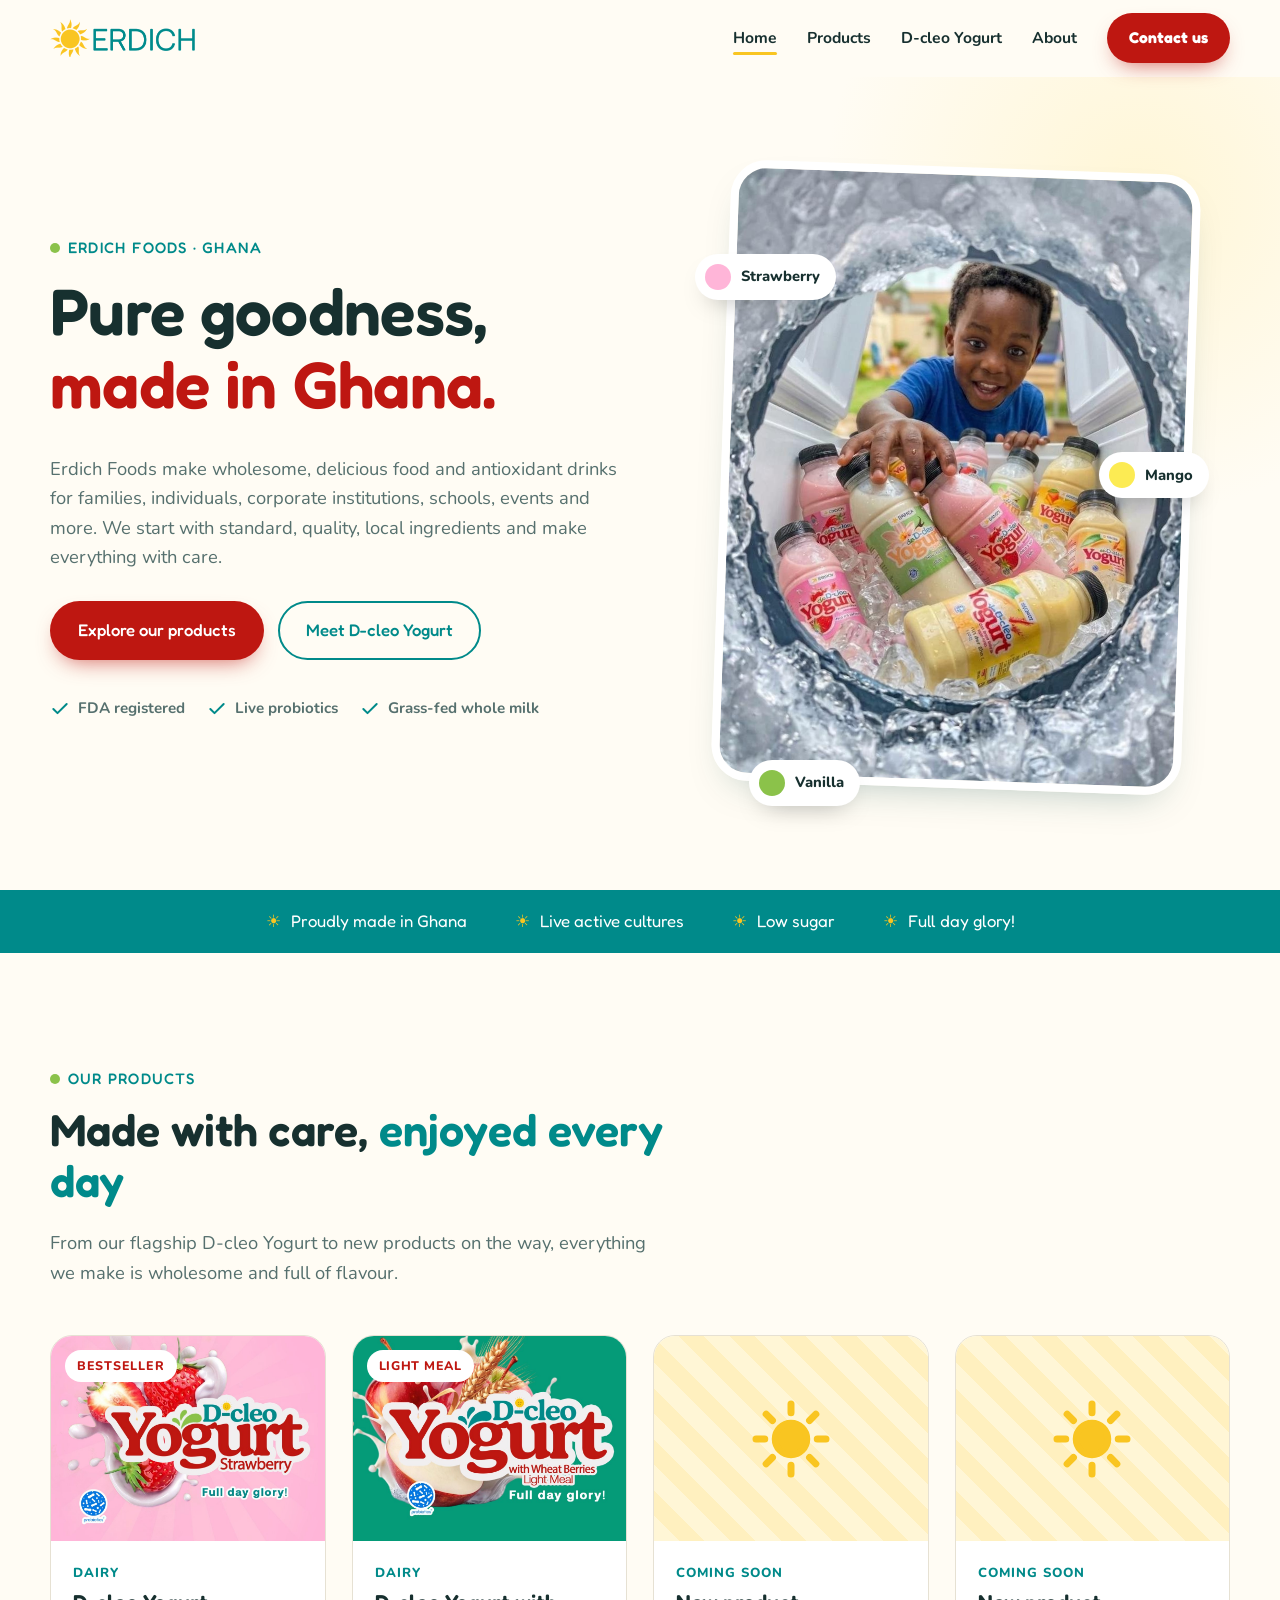
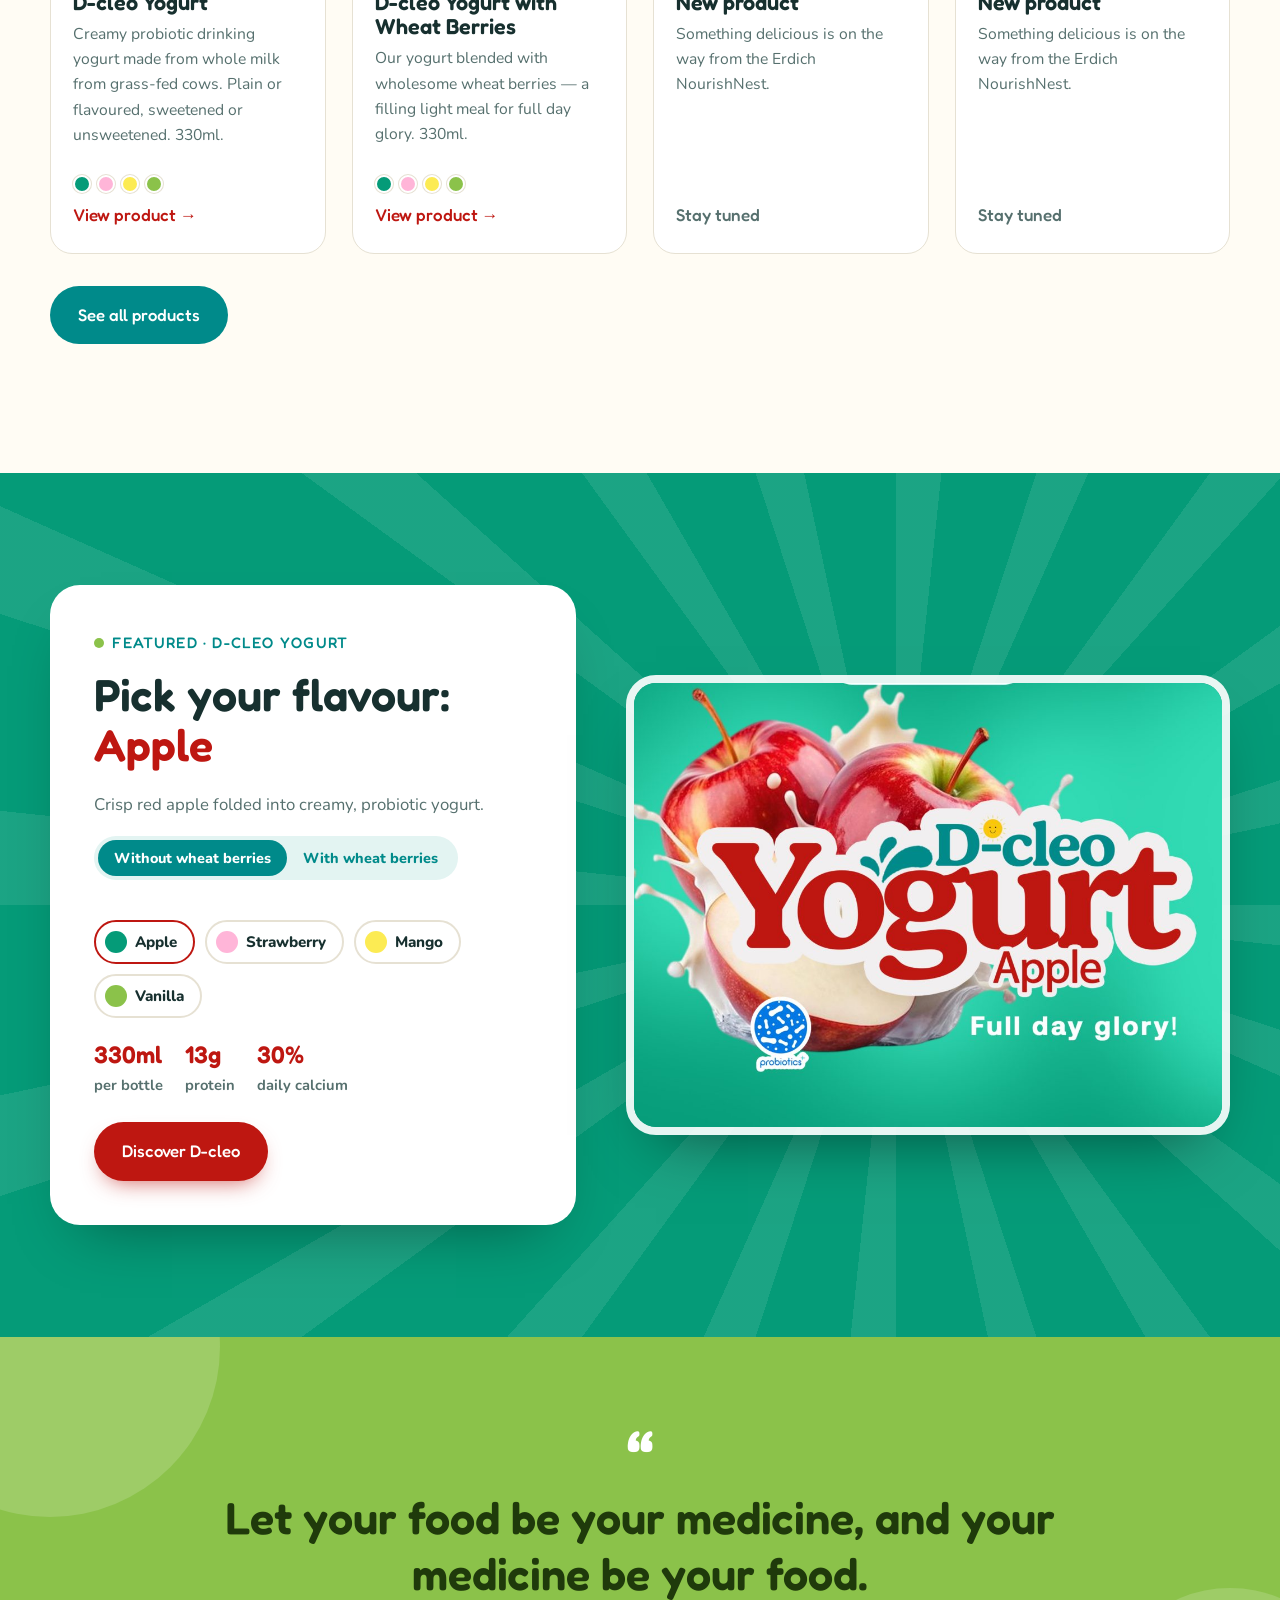
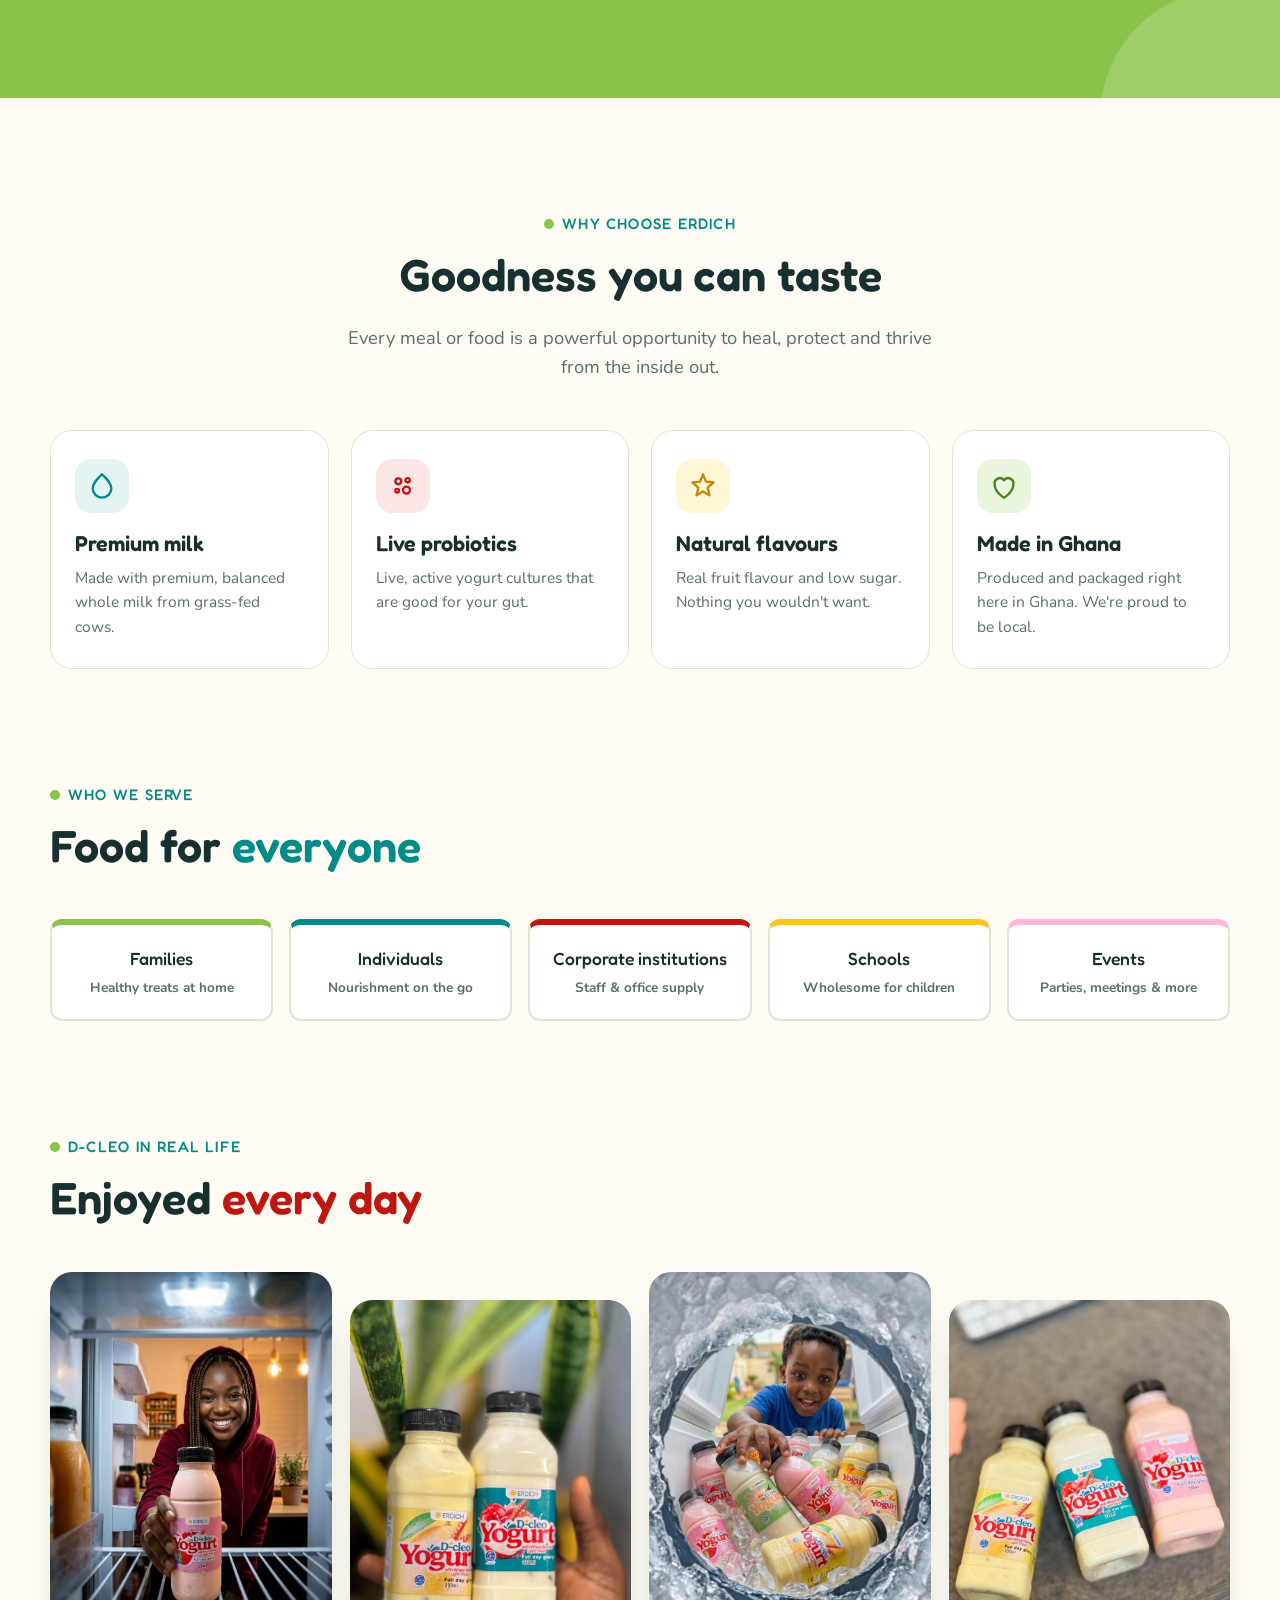
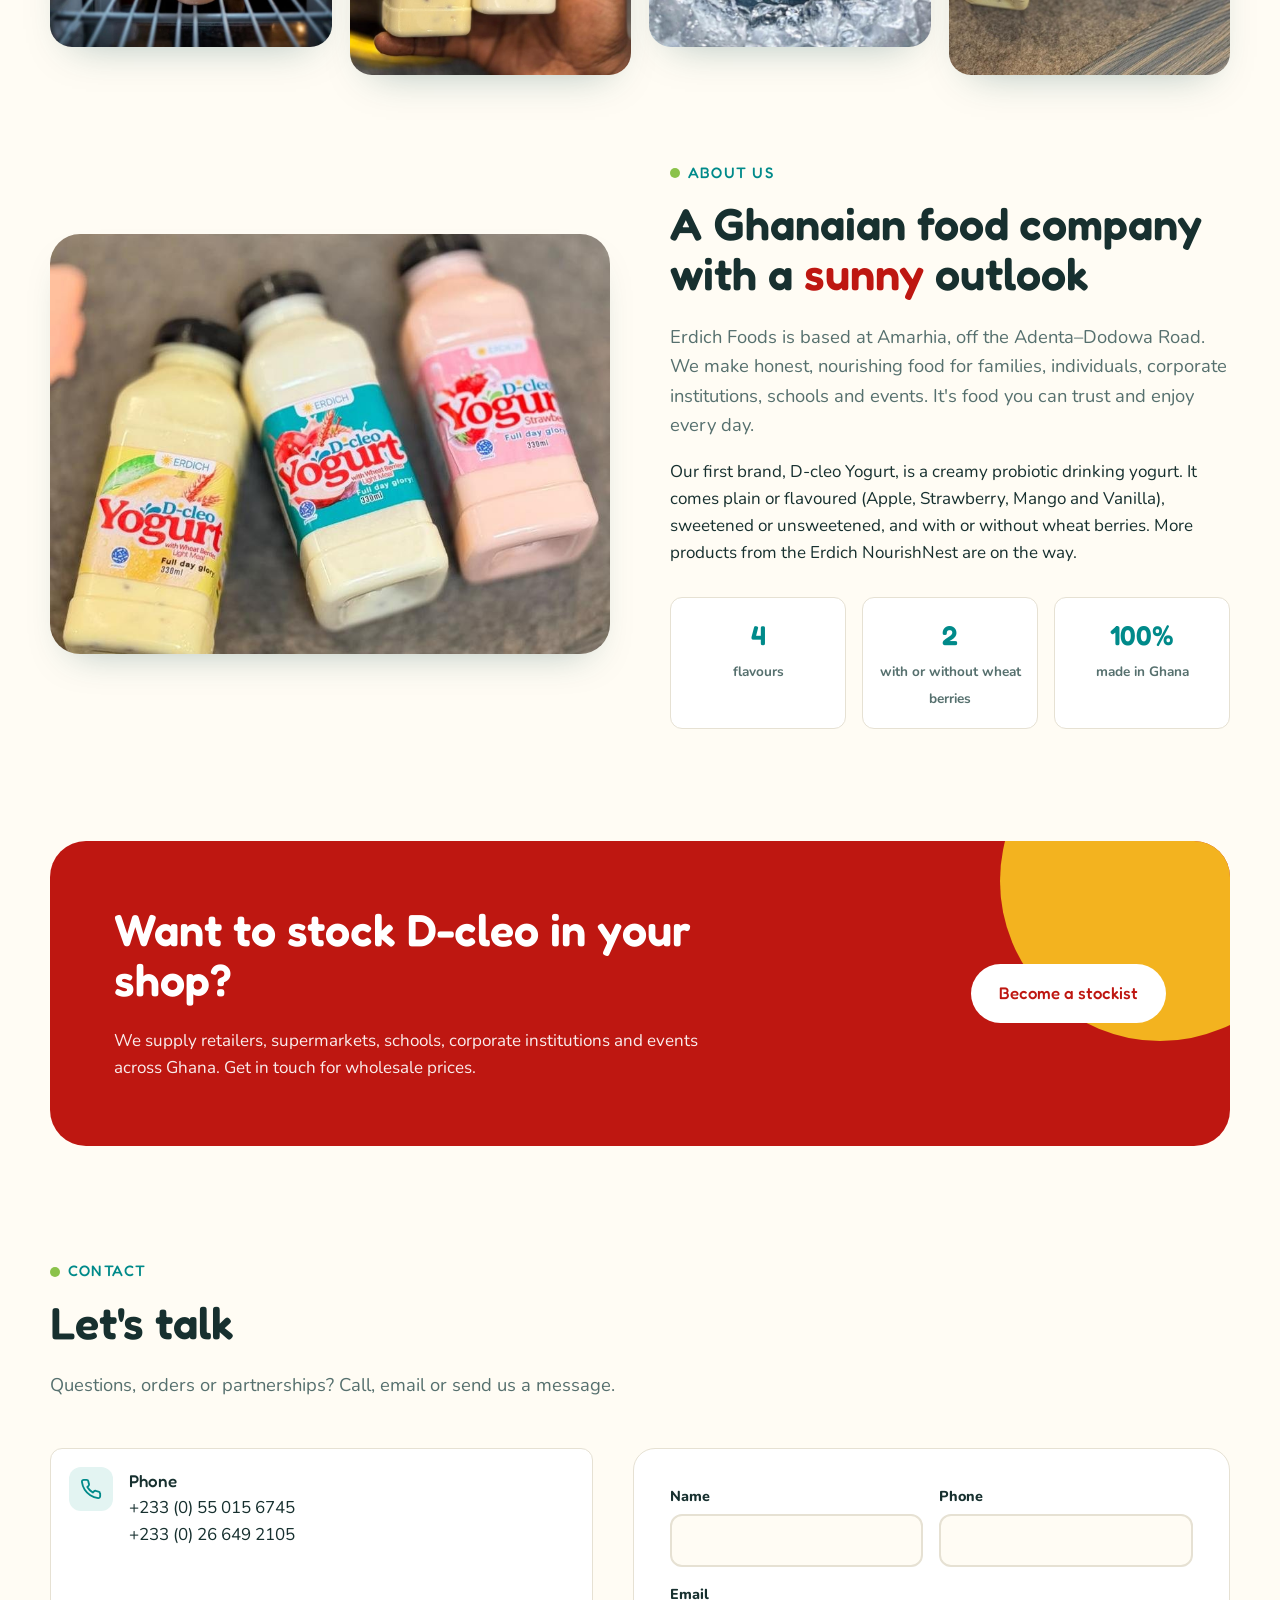
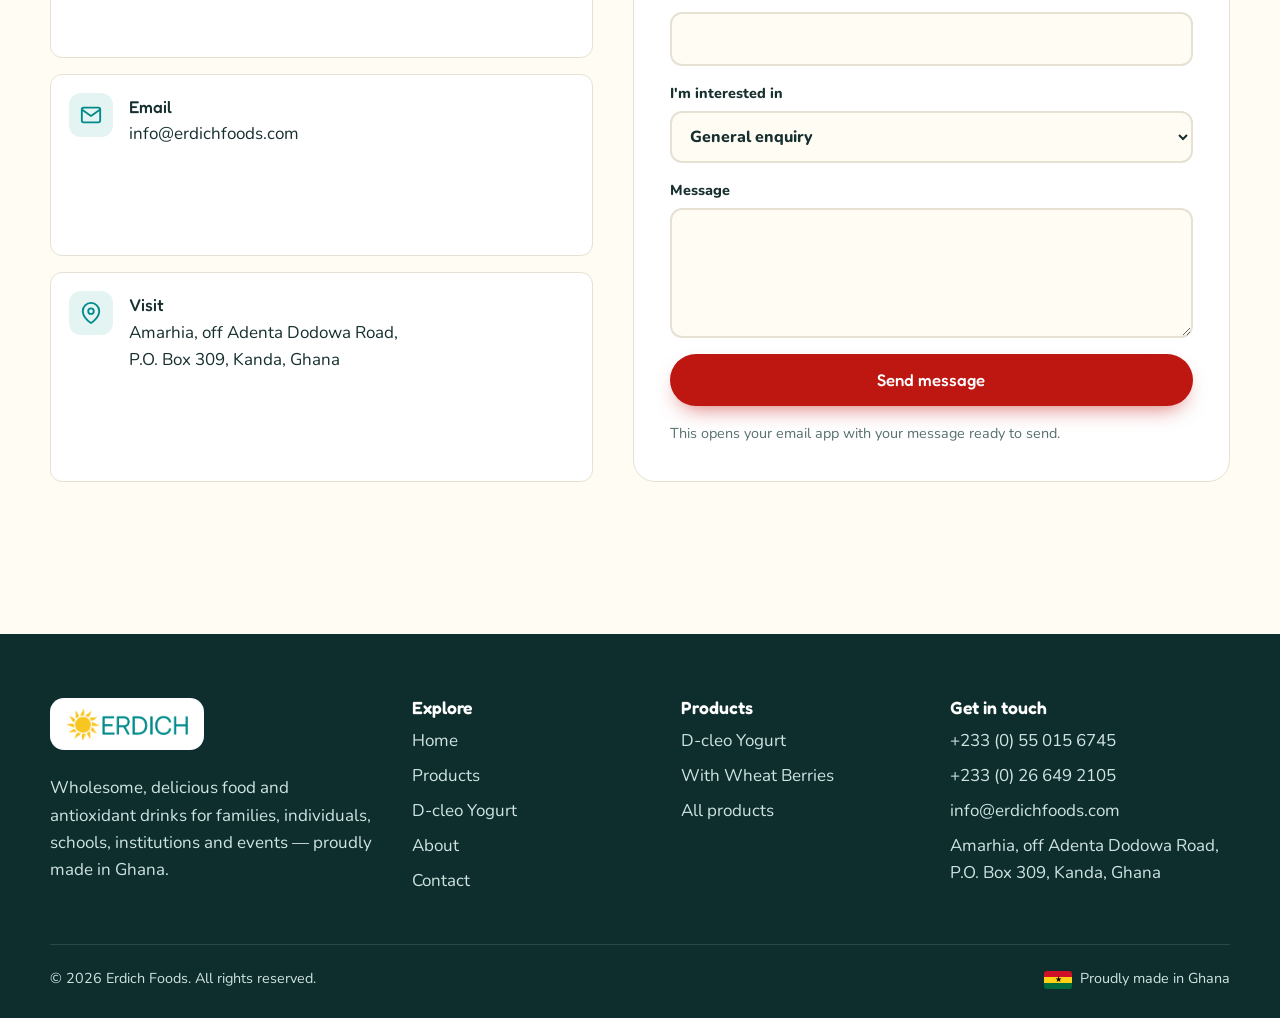
<file: index.html>
<!doctype html>
<html lang="en">
<head>
  <meta charset="utf-8">
  <meta name="viewport" content="width=device-width, initial-scale=1">
  <title>Erdich Foods | D-cleo Yogurt & Wholesome Foods Made in Ghana</title>
  <meta name="description" content="Erdich Foods make D-cleo Yogurt: creamy probiotic drinking yogurt, plain or flavoured, with or without wheat berries. Made in Ghana for families, schools, corporate institutions and events.">
  <link rel="canonical" href="https://www.erdichfoodsghana.com/">
  <meta name="theme-color" content="#008A8A">
  <link rel="icon" href="favicon.ico" sizes="any">
  <link rel="icon" type="image/png" sizes="48x48" href="assets/img/favicon-48.png">
  <link rel="apple-touch-icon" href="assets/img/apple-touch-icon.png">
  <meta property="og:type" content="website">
  <meta property="og:site_name" content="Erdich Foods">
  <meta property="og:title" content="Erdich Foods | D-cleo Yogurt & Wholesome Foods Made in Ghana">
  <meta property="og:description" content="Erdich Foods make D-cleo Yogurt: creamy probiotic drinking yogurt, plain or flavoured, with or without wheat berries. Made in Ghana for families, schools, corporate institutions and events.">
  <meta property="og:url" content="https://www.erdichfoodsghana.com/">
  <meta property="og:image" content="https://www.erdichfoodsghana.com/assets/img/og-image.jpg">
  <meta property="og:image:width" content="1200">
  <meta property="og:image:height" content="630">
  <meta property="og:locale" content="en_GH">
  <meta name="twitter:card" content="summary_large_image">
  <script type="application/ld+json">{"@context": "https://schema.org", "@graph": [{"@type": "Organization", "@id": "https://www.erdichfoodsghana.com/#org", "name": "Erdich Foods", "alternateName": ["Erdich", "Erdich Foods Ghana"], "url": "https://www.erdichfoodsghana.com/", "logo": "https://www.erdichfoodsghana.com/assets/img/icon-512.png", "email": "info@erdichfoods.com", "telephone": ["+233550156745", "+233266492105"], "address": {"@type": "PostalAddress", "streetAddress": "Amarhia, off Adenta Dodowa Road", "postOfficeBoxNumber": "309", "addressLocality": "Kanda", "addressCountry": "GH"}, "brand": {"@type": "Brand", "name": "D-cleo Yogurt"}}, {"@type": "WebSite", "@id": "https://www.erdichfoodsghana.com/#website", "url": "https://www.erdichfoodsghana.com/", "name": "Erdich Foods", "publisher": {"@id": "https://www.erdichfoodsghana.com/#org"}}]}</script>
  <link rel="preconnect" href="https://fonts.googleapis.com">
  <link rel="preconnect" href="https://fonts.gstatic.com" crossorigin>
  <link href="https://fonts.googleapis.com/css2?family=Fredoka:wght@500;600&family=Nunito:wght@400;700;800&display=swap" rel="stylesheet">
  <link rel="stylesheet" href="assets/css/styles.css">
</head>
<body data-page="home">
  <header data-header></header>

  <main>
    <!-- Hero -->
    <section class="hero">
      <div class="container hero-grid">
        <div>
          <span class="eyebrow">Erdich Foods · Ghana</span>
          <h1>Pure goodness,<br><span class="accent">made in Ghana.</span></h1>
          <p class="lead">Erdich Foods make wholesome, delicious food and antioxidant drinks for families, individuals, corporate institutions, schools, events and more. We start with standard, quality, local ingredients and make everything with care.</p>
          <div class="hero-actions">
            <a class="btn btn-primary" href="products.html">Explore our products</a>
            <a class="btn btn-outline" href="dcleo-yogurt.html">Meet D-cleo Yogurt</a>
          </div>
          <div class="hero-badges">
            <span><svg viewBox="0 0 24 24" fill="none" stroke="currentColor" stroke-width="2.4" stroke-linecap="round" stroke-linejoin="round"><path d="M20 6L9 17l-5-5"/></svg>FDA registered</span>
            <span><svg viewBox="0 0 24 24" fill="none" stroke="currentColor" stroke-width="2.4" stroke-linecap="round" stroke-linejoin="round"><path d="M20 6L9 17l-5-5"/></svg>Live probiotics</span>
            <span><svg viewBox="0 0 24 24" fill="none" stroke="currentColor" stroke-width="2.4" stroke-linecap="round" stroke-linejoin="round"><path d="M20 6L9 17l-5-5"/></svg>Grass-fed whole milk</span>
          </div>
        </div>
        <div class="hero-visual">
          <div class="frame"><img src="assets/img/photo-cooler.jpg" alt="A smiling boy reaching into a cooler full of iced D-cleo Yogurt bottles" width="809" height="1080"></div>
          <span class="chip c1"><i style="background:var(--flavor-strawberry)"></i>Strawberry</span>
          <span class="chip c2"><i style="background:var(--flavor-mango)"></i>Mango</span>
          <span class="chip c3"><i style="background:var(--brand-lime)"></i>Vanilla</span>
        </div>
      </div>
    </section>

    <div class="strip">
      <div class="container strip-inner">
        <span>Proudly made in Ghana</span>
        <span>Live active cultures</span>
        <span>Low sugar</span>
        <span>Full day glory!</span>
      </div>
    </div>

    <!-- Products -->
    <section class="section" id="products">
      <div class="container">
        <div class="section-head reveal">
          <span class="eyebrow">Our products</span>
          <h2>Made with care, <span class="text-teal">enjoyed every day</span></h2>
          <p class="lead">From our flagship D-cleo Yogurt to new products on the way, everything we make is wholesome and full of flavour.</p>
        </div>
        <div class="product-grid reveal" data-products data-limit="4"></div>
        <p style="margin-top:32px"><a class="btn btn-teal" href="products.html">See all products</a></p>
      </div>
    </section>

    <!-- D-cleo flavour showcase -->
    <section class="section showcase" id="showcase" data-showcase>
      <div class="container showcase-grid">
        <div class="showcase-card reveal">
          <span class="eyebrow">Featured · D-cleo Yogurt</span>
          <h2>Pick your flavour: <span class="text-red" data-flavor-name>Apple</span></h2>
          <p class="lead" data-flavor-note></p>
          <div class="toggle" role="group" aria-label="Product line">
            <button data-line="classic" aria-pressed="true">Without wheat berries</button>
            <button data-line="wheat" aria-pressed="false">With wheat berries</button>
          </div>
          <div class="flavor-tabs" data-flavor-tabs role="group" aria-label="Flavour"></div>
          <div class="mini-facts">
            <div><strong>330ml</strong>per bottle</div>
            <div><strong>13g</strong>protein</div>
            <div><strong>30%</strong>daily calcium</div>
          </div>
          <a class="btn btn-primary" href="dcleo-yogurt.html">Discover D-cleo</a>
        </div>
        <div class="showcase-img reveal">
          <img data-showcase-img src="assets/img/yogurt-apple.jpg" alt="D-cleo Yogurt — Apple" width="1050" height="792">
        </div>
      </div>
    </section>

    <!-- Quote -->
    <section class="quote-band">
      <div class="container reveal">
        <blockquote>Let your food be your medicine, and your medicine be your food.</blockquote>
      </div>
    </section>

    <!-- Why Erdich -->
    <section class="section">
      <div class="container">
        <div class="section-head center reveal">
          <span class="eyebrow">Why choose Erdich</span>
          <h2>Goodness you can taste</h2>
          <p class="lead">Every meal or food is a powerful opportunity to heal, protect and thrive from the inside out.</p>
        </div>
        <div class="features reveal">
          <div class="feature">
            <div class="icon"><svg viewBox="0 0 24 24" fill="none" stroke="currentColor" stroke-width="2" stroke-linecap="round" stroke-linejoin="round"><path d="M12 22c4.4 0 8-3.6 8-8 0-5-8-12-8-12S4 9 4 14c0 4.4 3.6 8 8 8z"/></svg></div>
            <h3>Premium milk</h3>
            <p>Made with premium, balanced whole milk from grass-fed cows.</p>
          </div>
          <div class="feature">
            <div class="icon"><svg viewBox="0 0 24 24" fill="none" stroke="currentColor" stroke-width="2" stroke-linecap="round" stroke-linejoin="round"><circle cx="8" cy="8" r="2.5"/><circle cx="16" cy="7" r="1.8"/><circle cx="15" cy="15.5" r="3"/><circle cx="7" cy="16" r="1.6"/></svg></div>
            <h3>Live probiotics</h3>
            <p>Live, active yogurt cultures that are good for your gut.</p>
          </div>
          <div class="feature">
            <div class="icon"><svg viewBox="0 0 24 24" fill="none" stroke="currentColor" stroke-width="2" stroke-linecap="round" stroke-linejoin="round"><path d="M12 2l2.6 6.3L21 9l-5 4.4L17.5 20 12 16.7 6.5 20 8 13.4 3 9l6.4-.7z"/></svg></div>
            <h3>Natural flavours</h3>
            <p>Real fruit flavour and low sugar. Nothing you wouldn't want.</p>
          </div>
          <div class="feature">
            <div class="icon"><svg viewBox="0 0 24 24" fill="none" stroke="currentColor" stroke-width="2" stroke-linecap="round" stroke-linejoin="round"><path d="M12 22s-8-4.5-8-11.5A4.5 4.5 0 0 1 12 7a4.5 4.5 0 0 1 8 3.5C20 17.5 12 22 12 22z"/></svg></div>
            <h3>Made in Ghana</h3>
            <p>Produced and packaged right here in Ghana. We're proud to be local.</p>
          </div>
        </div>
      </div>
    </section>

    <!-- Who we serve -->
    <section class="section" style="padding-top:0">
      <div class="container">
        <div class="section-head reveal">
          <span class="eyebrow">Who we serve</span>
          <h2>Food for <span class="text-teal">everyone</span></h2>
        </div>
        <div class="audience reveal">
          <div>Families<span>Healthy treats at home</span></div>
          <div>Individuals<span>Nourishment on the go</span></div>
          <div>Corporate institutions<span>Staff &amp; office supply</span></div>
          <div>Schools<span>Wholesome for children</span></div>
          <div>Events<span>Parties, meetings &amp; more</span></div>
        </div>
      </div>
    </section>

    <!-- Gallery -->
    <section class="section" style="padding-top:0">
      <div class="container">
        <div class="section-head reveal">
          <span class="eyebrow">D-cleo in real life</span>
          <h2>Enjoyed <span class="text-red">every day</span></h2>
        </div>
        <div class="gallery reveal">
          <figure><img src="assets/img/photo-fridge.jpg" alt="A smiling young woman taking a bottle of D-cleo strawberry yogurt from the fridge" loading="lazy" width="809" height="1080"></figure>
          <figure><img src="assets/img/photo-hand.jpg" alt="A hand holding D-cleo mango and apple yogurt with wheat berries" loading="lazy" width="810" height="1080"></figure>
          <figure><img src="assets/img/photo-cooler.jpg" alt="A boy reaching into a cooler of iced D-cleo yogurts" loading="lazy" width="809" height="1080"></figure>
          <figure><img src="assets/img/photo-bottles.jpg" alt="Three bottles of D-cleo yogurt: mango, apple and strawberry" loading="lazy" width="810" height="1080"></figure>
        </div>
      </div>
    </section>

    <!-- About -->
    <section class="section" id="about" style="padding-top:0">
      <div class="container about-grid">
        <div class="about-img reveal"><img src="assets/img/photo-bottles.jpg" alt="Bottles of D-cleo yogurt on a table" loading="lazy" width="810" height="1080" style="aspect-ratio:4/3;object-fit:cover;width:100%"></div>
        <div class="reveal">
          <span class="eyebrow">About us</span>
          <h2>A Ghanaian food company with a <span class="text-red">sunny</span> outlook</h2>
          <p class="lead">Erdich Foods is based at Amarhia, off the Adenta–Dodowa Road. We make honest, nourishing food for families, individuals, corporate institutions, schools and events. It's food you can trust and enjoy every day.</p>
          <p>Our first brand, D-cleo Yogurt, is a creamy probiotic drinking yogurt. It comes plain or flavoured (Apple, Strawberry, Mango and Vanilla), sweetened or unsweetened, and with or without wheat berries. More products from the Erdich NourishNest are on the way.</p>
          <div class="stats">
            <div class="stat"><strong>4</strong><span>flavours</span></div>
            <div class="stat"><strong>2</strong><span>with or without wheat berries</span></div>
            <div class="stat"><strong>100%</strong><span>made in Ghana</span></div>
          </div>
        </div>
      </div>
    </section>

    <!-- CTA -->
    <section class="container reveal">
      <div class="cta-band">
        <div>
          <h2>Want to stock D-cleo in your shop?</h2>
          <p>We supply retailers, supermarkets, schools, corporate institutions and events across Ghana. Get in touch for wholesale prices.</p>
        </div>
        <div class="actions">
          <a class="btn btn-white" href="#contact">Become a stockist</a>
        </div>
      </div>
    </section>

    <!-- Contact -->
    <section class="section" id="contact">
      <div class="container">
        <div class="section-head reveal">
          <span class="eyebrow">Contact</span>
          <h2>Let's talk</h2>
          <p class="lead">Questions, orders or partnerships? Call, email or send us a message.</p>
        </div>
        <div class="contact-grid">
          <ul class="contact-list reveal">
            <li>
              <span class="icon"><svg viewBox="0 0 24 24" fill="none" stroke="currentColor" stroke-width="2" stroke-linecap="round" stroke-linejoin="round"><path d="M22 16.9v3a2 2 0 0 1-2.2 2 19.8 19.8 0 0 1-8.6-3.1 19.5 19.5 0 0 1-6-6A19.8 19.8 0 0 1 2.1 4.2 2 2 0 0 1 4.1 2h3a2 2 0 0 1 2 1.7c.1.9.4 1.8.7 2.7a2 2 0 0 1-.5 2.1L8 9.8a16 16 0 0 0 6 6l1.3-1.3a2 2 0 0 1 2.1-.4c.9.3 1.8.6 2.7.7a2 2 0 0 1 1.7 2z"/></svg></span>
              <div><strong>Phone</strong><a href="tel:+233550156745">+233 (0) 55 015 6745</a><br><a href="tel:+233266492105">+233 (0) 26 649 2105</a></div>
            </li>
            <li>
              <span class="icon"><svg viewBox="0 0 24 24" fill="none" stroke="currentColor" stroke-width="2" stroke-linecap="round" stroke-linejoin="round"><rect x="2" y="4" width="20" height="16" rx="2"/><path d="M22 6l-10 7L2 6"/></svg></span>
              <div><strong>Email</strong><a href="mailto:info@erdichfoods.com">info@erdichfoods.com</a></div>
            </li>
            <li>
              <span class="icon"><svg viewBox="0 0 24 24" fill="none" stroke="currentColor" stroke-width="2" stroke-linecap="round" stroke-linejoin="round"><path d="M21 10c0 7-9 13-9 13s-9-6-9-13a9 9 0 0 1 18 0z"/><circle cx="12" cy="10" r="3"/></svg></span>
              <div><strong>Visit</strong><a href="https://www.google.com/maps/search/?api=1&query=Amarhia+Adenta+Dodowa+Road+Ghana" target="_blank" rel="noopener">Amarhia, off Adenta Dodowa Road,<br>P.O. Box 309, Kanda, Ghana</a></div>
            </li>
          </ul>
          <form class="form reveal" data-contact-form>
            <div class="row">
              <label>Name<input name="name" required autocomplete="name"></label>
              <label>Phone<input name="phone" type="tel" autocomplete="tel"></label>
            </div>
            <label>Email<input name="email" type="email" required autocomplete="email"></label>
            <label>I'm interested in
              <select name="topic">
                <option>General enquiry</option>
                <option>Wholesale / becoming a stockist</option>
                <option>Schools / corporate supply</option>
                <option>Events &amp; catering</option>
                <option>Distribution partnership</option>
                <option>Product feedback</option>
              </select>
            </label>
            <label>Message<textarea name="message" required></textarea></label>
            <button class="btn btn-primary" type="submit">Send message</button>
            <p class="form-note">This opens your email app with your message ready to send.</p>
          </form>
        </div>
      </div>
    </section>
  </main>

  <footer data-footer></footer>

  <script src="assets/js/products.js"></script>
  <script src="assets/js/main.js"></script>
</body>
</html>
</file>
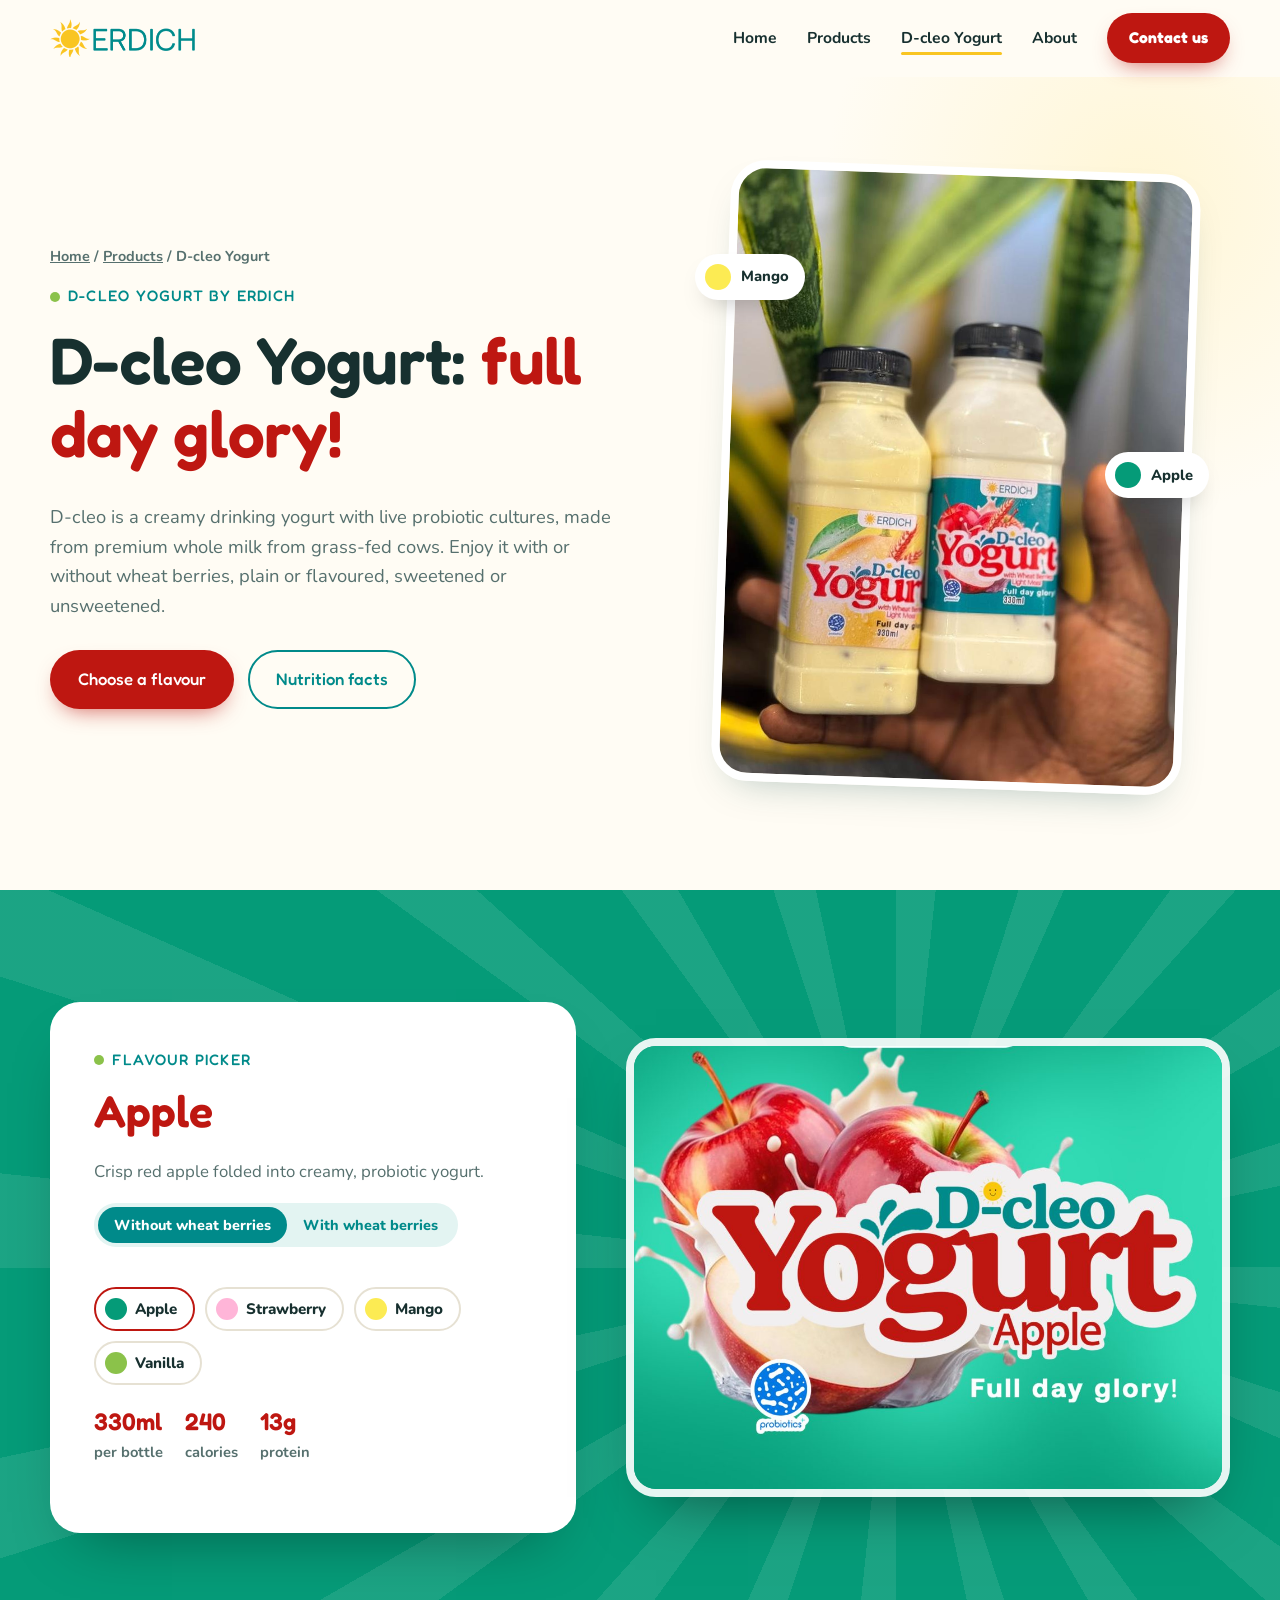
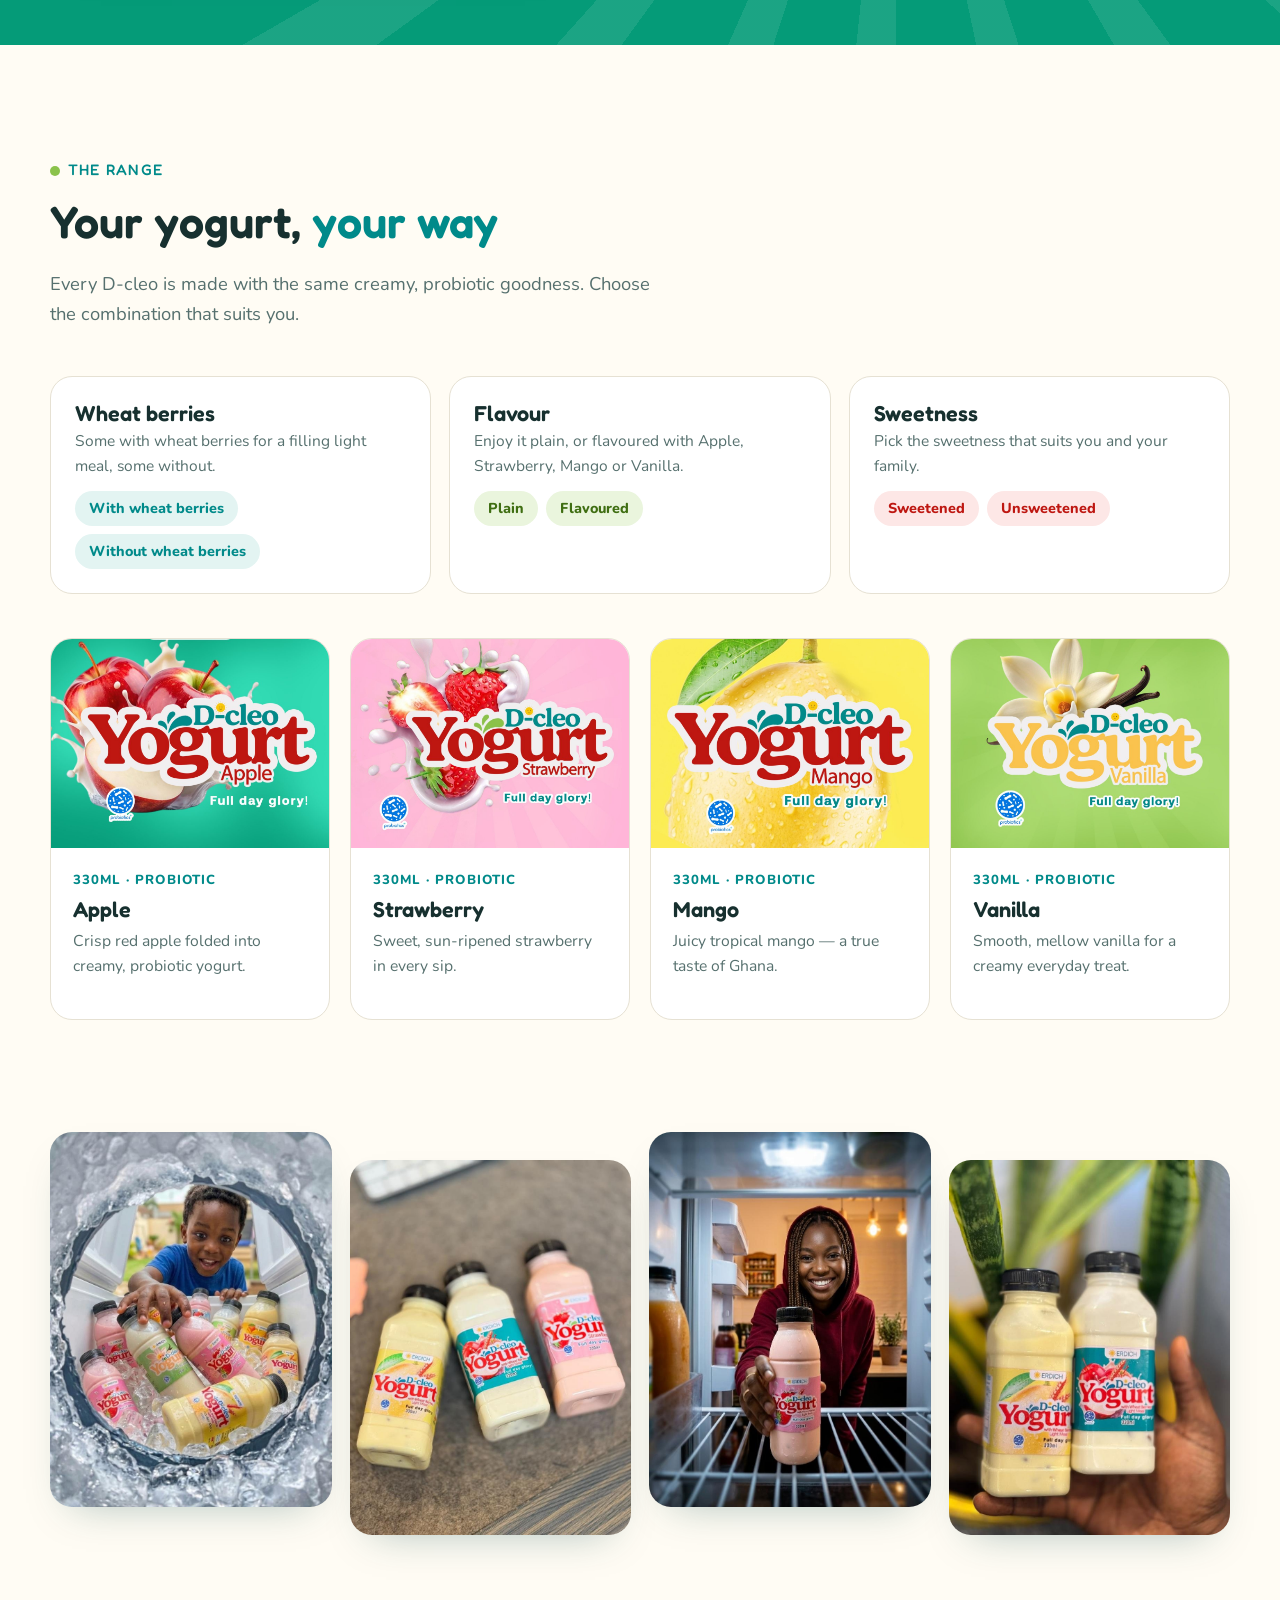
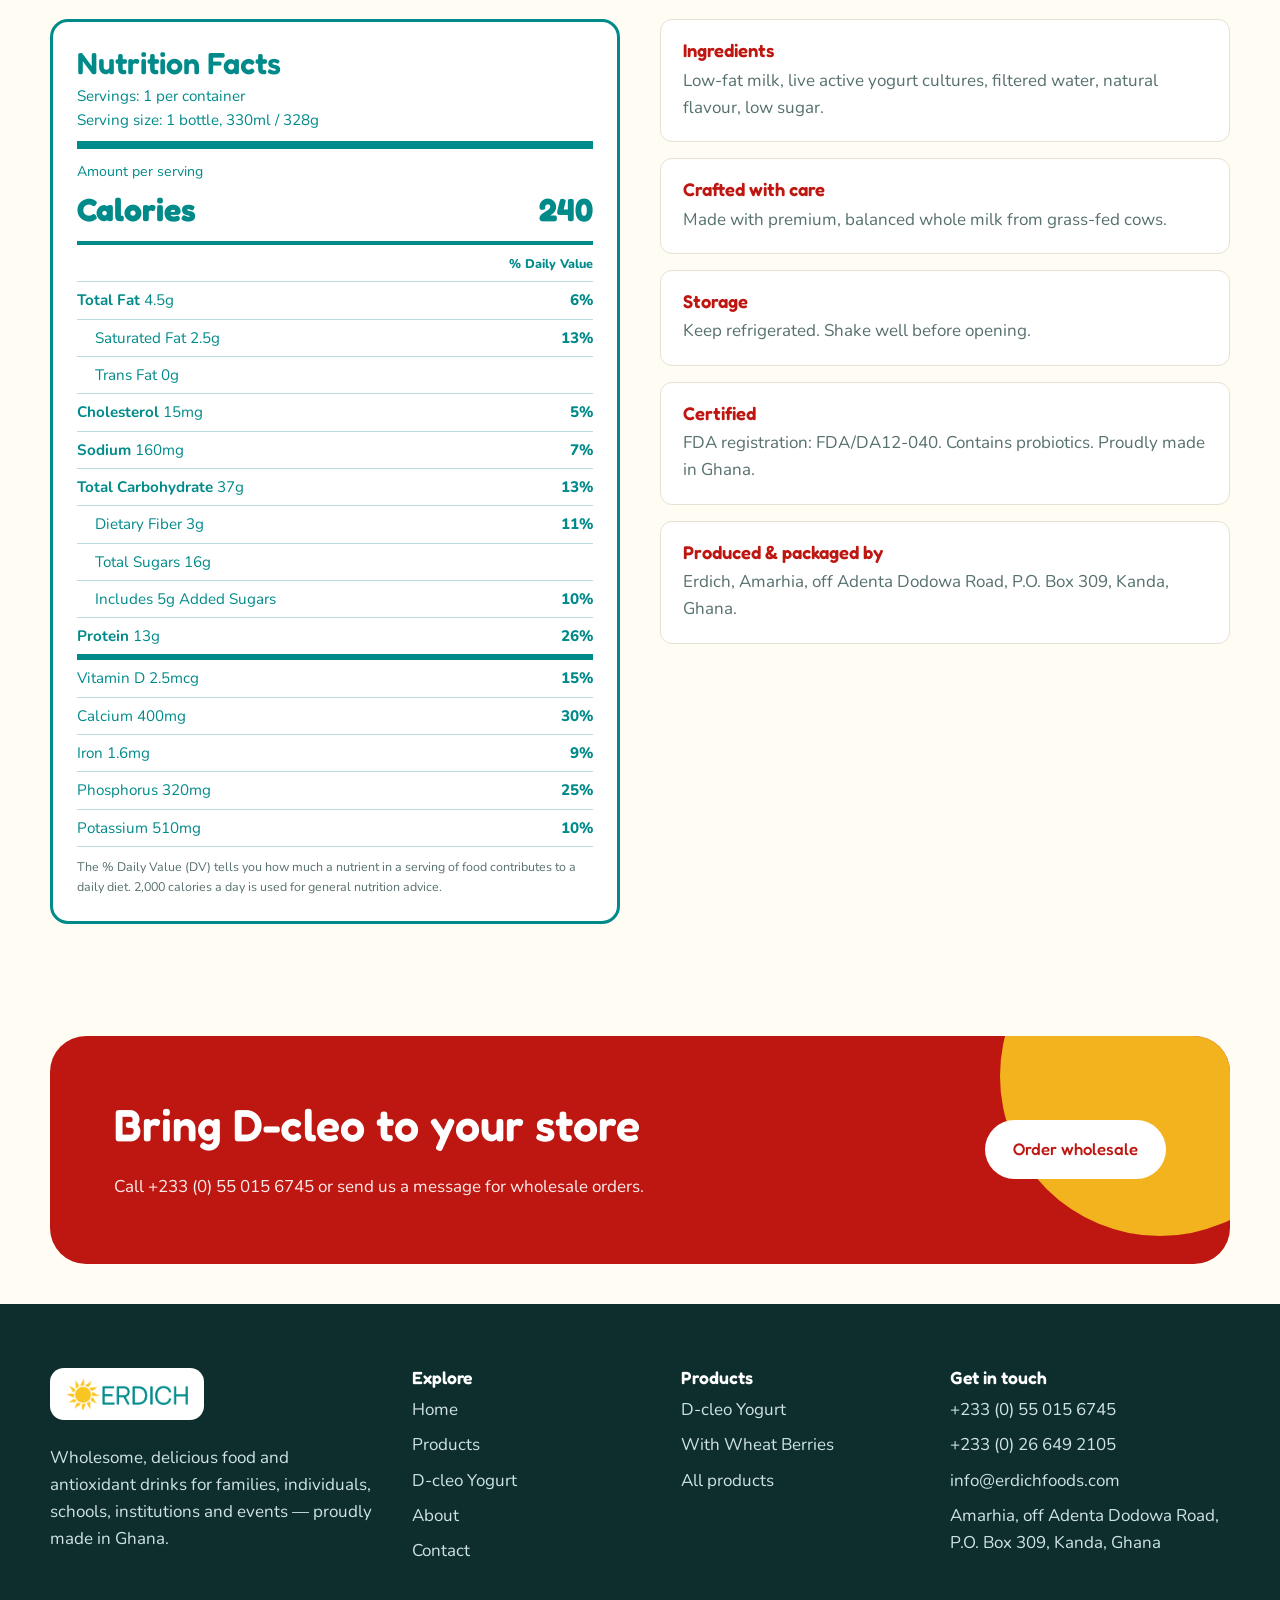
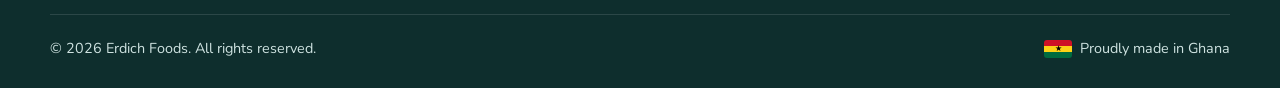
<file: dcleo-yogurt.html>
<!doctype html>
<html lang="en">
<head>
  <meta charset="utf-8">
  <meta name="viewport" content="width=device-width, initial-scale=1">
  <title>D-cleo Yogurt | Probiotic Drinking Yogurt Made in Ghana | Erdich Foods</title>
  <meta name="description" content="D-cleo Yogurt by Erdich: creamy probiotic yogurt with or without wheat berries. Plain or flavoured (Apple, Strawberry, Mango, Vanilla), sweetened or unsweetened. 330ml, made in Ghana.">
  <link rel="canonical" href="https://www.erdichfoodsghana.com/dcleo-yogurt.html">
  <meta name="theme-color" content="#008A8A">
  <link rel="icon" href="favicon.ico" sizes="any">
  <link rel="icon" type="image/png" sizes="48x48" href="assets/img/favicon-48.png">
  <link rel="apple-touch-icon" href="assets/img/apple-touch-icon.png">
  <meta property="og:type" content="website">
  <meta property="og:site_name" content="Erdich Foods">
  <meta property="og:title" content="D-cleo Yogurt | Probiotic Drinking Yogurt Made in Ghana | Erdich Foods">
  <meta property="og:description" content="D-cleo Yogurt by Erdich: creamy probiotic yogurt with or without wheat berries. Plain or flavoured (Apple, Strawberry, Mango, Vanilla), sweetened or unsweetened. 330ml, made in Ghana.">
  <meta property="og:url" content="https://www.erdichfoodsghana.com/dcleo-yogurt.html">
  <meta property="og:image" content="https://www.erdichfoodsghana.com/assets/img/og-image.jpg">
  <meta property="og:image:width" content="1200">
  <meta property="og:image:height" content="630">
  <meta property="og:locale" content="en_GH">
  <meta name="twitter:card" content="summary_large_image">
  <script type="application/ld+json">{"@context": "https://schema.org", "@type": "Product", "name": "D-cleo Yogurt", "brand": {"@type": "Brand", "name": "D-cleo"}, "manufacturer": {"@id": "https://www.erdichfoodsghana.com/#org"}, "description": "Creamy probiotic drinking yogurt made from whole milk from grass-fed cows. Available with or without wheat berries; plain or flavoured (Apple, Strawberry, Mango, Vanilla); sweetened or unsweetened. 330ml bottle. Made in Ghana.", "image": ["https://www.erdichfoodsghana.com/assets/img/yogurt-apple.jpg", "https://www.erdichfoodsghana.com/assets/img/yogurt-strawberry.jpg", "https://www.erdichfoodsghana.com/assets/img/yogurt-mango.jpg", "https://www.erdichfoodsghana.com/assets/img/yogurt-vanilla.jpg", "https://www.erdichfoodsghana.com/assets/img/dcleo-banner.jpg", "https://www.erdichfoodsghana.com/assets/img/photo-hand.jpg", "https://www.erdichfoodsghana.com/assets/img/photo-bottles.jpg"], "category": "Dairy > Yogurt", "countryOfOrigin": "GH", "size": "330ml", "nutrition": {"@type": "NutritionInformation", "servingSize": "1 bottle (330ml / 328g)", "calories": "240 calories", "fatContent": "4.5 g", "saturatedFatContent": "2.5 g", "transFatContent": "0 g", "cholesterolContent": "15 mg", "sodiumContent": "160 mg", "carbohydrateContent": "37 g", "fiberContent": "3 g", "sugarContent": "16 g", "proteinContent": "13 g"}, "url": "https://www.erdichfoodsghana.com/dcleo-yogurt.html"}</script>
  <link rel="preconnect" href="https://fonts.googleapis.com">
  <link rel="preconnect" href="https://fonts.gstatic.com" crossorigin>
  <link href="https://fonts.googleapis.com/css2?family=Fredoka:wght@500;600&family=Nunito:wght@400;700;800&display=swap" rel="stylesheet">
  <link rel="stylesheet" href="assets/css/styles.css">
</head>
<body data-page="yogurt">
  <header data-header></header>

  <main>
    <section class="hero">
      <div class="container hero-grid">
        <div>
          <div class="breadcrumb"><a href="index.html">Home</a> / <a href="products.html">Products</a> / D-cleo Yogurt</div>
          <span class="eyebrow">D-cleo Yogurt by Erdich</span>
          <h1>D-cleo Yogurt: <span class="accent">full day glory!</span></h1>
          <p class="lead">D-cleo is a creamy drinking yogurt with live probiotic cultures, made from premium whole milk from grass-fed cows. Enjoy it with or without wheat berries, plain or flavoured, sweetened or unsweetened.</p>
          <div class="hero-actions">
            <a class="btn btn-primary" href="#showcase">Choose a flavour</a>
            <a class="btn btn-outline" href="#nutrition">Nutrition facts</a>
          </div>
        </div>
        <div class="hero-visual">
          <div class="frame"><img src="assets/img/photo-hand.jpg" alt="A hand holding D-cleo mango and apple yogurt with wheat berries" width="810" height="1080"></div>
          <span class="chip c1"><i style="background:var(--flavor-mango)"></i>Mango</span>
          <span class="chip c2"><i style="background:var(--flavor-apple)"></i>Apple</span>
        </div>
      </div>
    </section>

    <!-- Interactive flavour picker -->
    <section class="section showcase" id="showcase" data-showcase>
      <div class="container showcase-grid">
        <div class="showcase-card">
          <span class="eyebrow">Flavour picker</span>
          <h2 data-flavor-name class="text-red">Apple</h2>
          <p class="lead" data-flavor-note></p>
          <div class="toggle" role="group" aria-label="Product line">
            <button data-line="classic" aria-pressed="true">Without wheat berries</button>
            <button data-line="wheat" aria-pressed="false">With wheat berries</button>
          </div>
          <div class="flavor-tabs" data-flavor-tabs role="group" aria-label="Flavour"></div>
          <div class="mini-facts">
            <div><strong>330ml</strong>per bottle</div>
            <div><strong>240</strong>calories</div>
            <div><strong>13g</strong>protein</div>
          </div>
        </div>
        <div class="showcase-img">
          <img data-showcase-img src="assets/img/yogurt-apple.jpg" alt="D-cleo Yogurt — Apple" width="1050" height="792">
        </div>
      </div>
    </section>

    <!-- All flavours -->
    <section class="section">
      <div class="container">
        <div class="section-head reveal">
          <span class="eyebrow">The range</span>
          <h2>Your yogurt, <span class="text-teal">your way</span></h2>
          <p class="lead">Every D-cleo is made with the same creamy, probiotic goodness. Choose the combination that suits you.</p>
        </div>
        <div class="options reveal">
          <div class="option">
            <h3>Wheat berries</h3>
            <p>Some with wheat berries for a filling light meal, some without.</p>
            <div class="pair"><span>With wheat berries</span><span>Without wheat berries</span></div>
          </div>
          <div class="option">
            <h3>Flavour</h3>
            <p>Enjoy it plain, or flavoured with Apple, Strawberry, Mango or Vanilla.</p>
            <div class="pair"><span>Plain</span><span>Flavoured</span></div>
          </div>
          <div class="option">
            <h3>Sweetness</h3>
            <p>Pick the sweetness that suits you and your family.</p>
            <div class="pair"><span>Sweetened</span><span>Unsweetened</span></div>
          </div>
        </div>
        <div class="flavor-grid reveal" data-flavor-grid></div>
      </div>
    </section>

    <!-- Photos -->
    <section class="section" style="padding-top:0">
      <div class="container">
        <div class="gallery reveal">
          <figure><img src="assets/img/photo-cooler.jpg" alt="A boy reaching into a cooler of iced D-cleo yogurts" loading="lazy" width="809" height="1080"></figure>
          <figure><img src="assets/img/photo-bottles.jpg" alt="Three bottles of D-cleo yogurt: mango, apple and strawberry" loading="lazy" width="810" height="1080"></figure>
          <figure><img src="assets/img/photo-fridge.jpg" alt="A young woman taking D-cleo strawberry yogurt from the fridge" loading="lazy" width="809" height="1080"></figure>
          <figure><img src="assets/img/photo-hand.jpg" alt="D-cleo mango and apple yogurt with wheat berries" loading="lazy" width="810" height="1080"></figure>
        </div>
      </div>
    </section>

    <!-- Nutrition -->
    <section class="section" id="nutrition" style="padding-top:0">
      <div class="container nutrition-grid">
        <div class="nutrition reveal">
          <h3>Nutrition Facts</h3>
          <div class="serv">Servings: 1 per container<br>Serving size: 1 bottle, 330ml / 328g</div>
          <div class="cal"><span><small>Amount per serving</small><br><strong>Calories</strong></span><strong>240</strong></div>
          <table>
            <tr><td></td><td><small>% Daily Value</small></td></tr>
            <tr><td><b>Total Fat</b> 4.5g</td><td>6%</td></tr>
            <tr><td class="indent">Saturated Fat 2.5g</td><td>13%</td></tr>
            <tr><td class="indent">Trans Fat 0g</td><td></td></tr>
            <tr><td><b>Cholesterol</b> 15mg</td><td>5%</td></tr>
            <tr><td><b>Sodium</b> 160mg</td><td>7%</td></tr>
            <tr><td><b>Total Carbohydrate</b> 37g</td><td>13%</td></tr>
            <tr><td class="indent">Dietary Fiber 3g</td><td>11%</td></tr>
            <tr><td class="indent">Total Sugars 16g</td><td></td></tr>
            <tr><td class="indent">Includes 5g Added Sugars</td><td>10%</td></tr>
            <tr class="thick"><td><b>Protein</b> 13g</td><td>26%</td></tr>
            <tr><td>Vitamin D 2.5mcg</td><td>15%</td></tr>
            <tr><td>Calcium 400mg</td><td>30%</td></tr>
            <tr><td>Iron 1.6mg</td><td>9%</td></tr>
            <tr><td>Phosphorus 320mg</td><td>25%</td></tr>
            <tr><td>Potassium 510mg</td><td>10%</td></tr>
          </table>
          <p class="fine">The % Daily Value (DV) tells you how much a nutrient in a serving of food contributes to a daily diet. 2,000 calories a day is used for general nutrition advice.</p>
        </div>
        <div class="info-cards reveal">
          <div class="info-card">
            <h4>Ingredients</h4>
            <p>Low-fat milk, live active yogurt cultures, filtered water, natural flavour, low sugar.</p>
          </div>
          <div class="info-card">
            <h4>Crafted with care</h4>
            <p>Made with premium, balanced whole milk from grass-fed cows.</p>
          </div>
          <div class="info-card">
            <h4>Storage</h4>
            <p>Keep refrigerated. Shake well before opening.</p>
          </div>
          <div class="info-card">
            <h4>Certified</h4>
            <p>FDA registration: FDA/DA12-040. Contains probiotics. Proudly made in Ghana.</p>
          </div>
          <div class="info-card">
            <h4>Produced &amp; packaged by</h4>
            <p>Erdich, Amarhia, off Adenta Dodowa Road, P.O. Box 309, Kanda, Ghana.</p>
          </div>
        </div>
      </div>
    </section>

    <section class="container reveal">
      <div class="cta-band">
        <div>
          <h2>Bring D-cleo to your store</h2>
          <p>Call +233 (0) 55 015 6745 or send us a message for wholesale orders.</p>
        </div>
        <div class="actions">
          <a class="btn btn-white" href="index.html#contact">Order wholesale</a>
        </div>
      </div>
    </section>
  </main>

  <footer data-footer></footer>

  <script src="assets/js/products.js"></script>
  <script src="assets/js/main.js"></script>
</body>
</html>
</file>
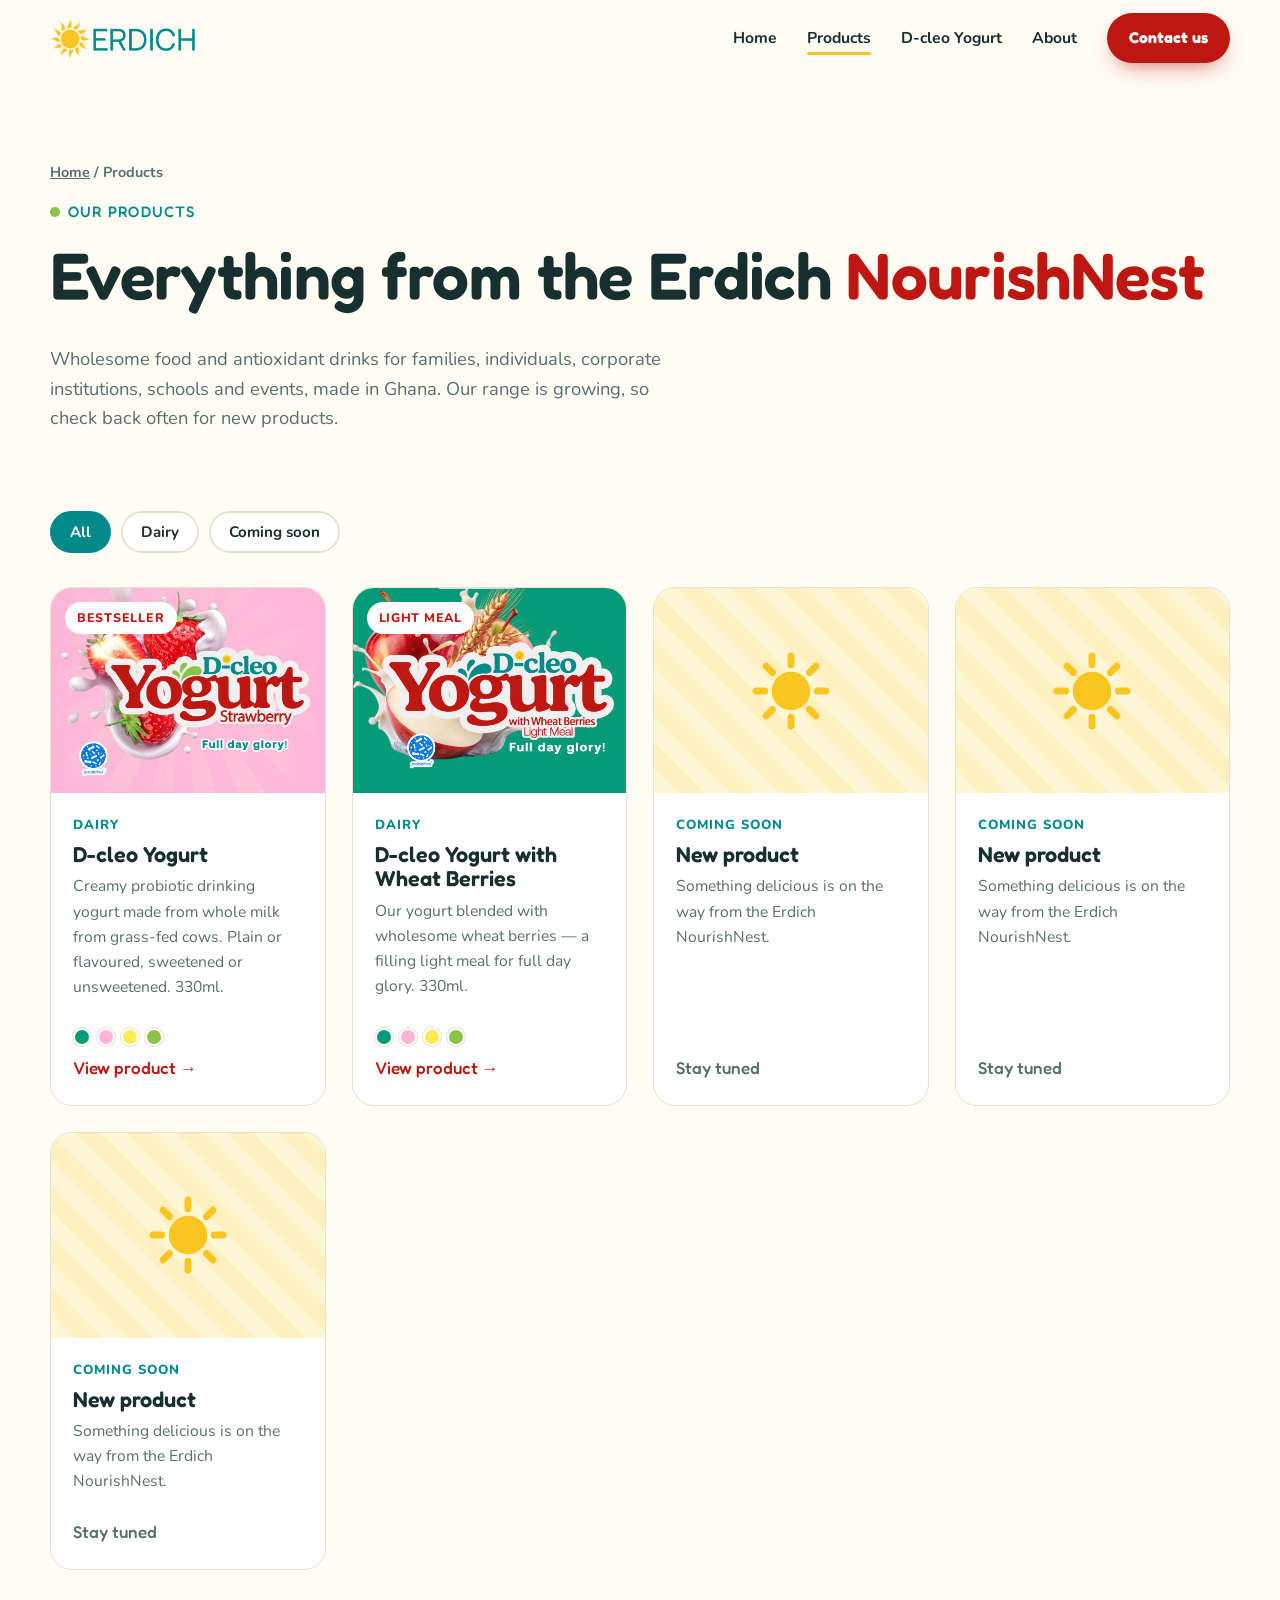
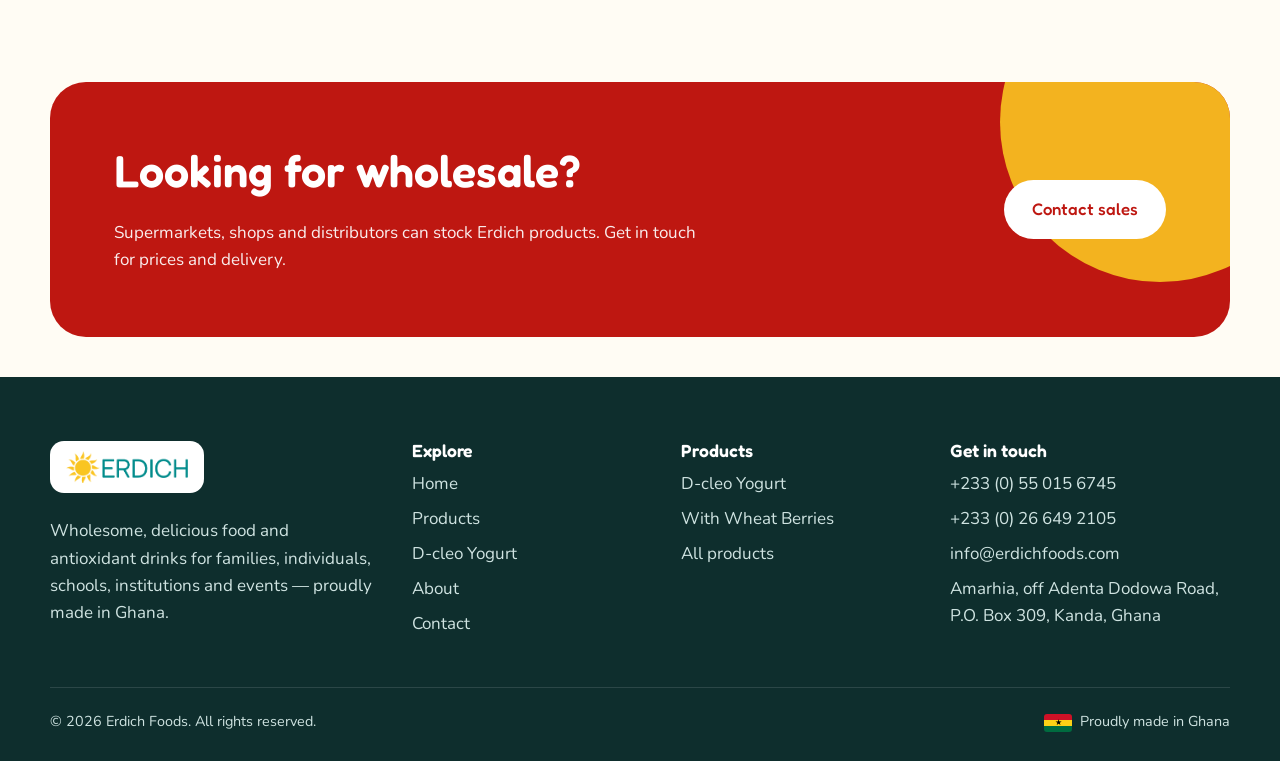
<file: products.html>
<!doctype html>
<html lang="en">
<head>
  <meta charset="utf-8">
  <meta name="viewport" content="width=device-width, initial-scale=1">
  <title>Products | Erdich Foods Ghana: D-cleo Yogurt and More</title>
  <meta name="description" content="Browse Erdich Foods products, including D-cleo Yogurt and D-cleo Yogurt with Wheat Berries. Wholesome food and antioxidant drinks made in Ghana.">
  <link rel="canonical" href="https://www.erdichfoodsghana.com/products.html">
  <meta name="theme-color" content="#008A8A">
  <link rel="icon" href="favicon.ico" sizes="any">
  <link rel="icon" type="image/png" sizes="48x48" href="assets/img/favicon-48.png">
  <link rel="apple-touch-icon" href="assets/img/apple-touch-icon.png">
  <meta property="og:type" content="website">
  <meta property="og:site_name" content="Erdich Foods">
  <meta property="og:title" content="Products | Erdich Foods Ghana: D-cleo Yogurt and More">
  <meta property="og:description" content="Browse Erdich Foods products, including D-cleo Yogurt and D-cleo Yogurt with Wheat Berries. Wholesome food and antioxidant drinks made in Ghana.">
  <meta property="og:url" content="https://www.erdichfoodsghana.com/products.html">
  <meta property="og:image" content="https://www.erdichfoodsghana.com/assets/img/og-image.jpg">
  <meta property="og:image:width" content="1200">
  <meta property="og:image:height" content="630">
  <meta property="og:locale" content="en_GH">
  <meta name="twitter:card" content="summary_large_image">
  <link rel="preconnect" href="https://fonts.googleapis.com">
  <link rel="preconnect" href="https://fonts.gstatic.com" crossorigin>
  <link href="https://fonts.googleapis.com/css2?family=Fredoka:wght@500;600&family=Nunito:wght@400;700;800&display=swap" rel="stylesheet">
  <link rel="stylesheet" href="assets/css/styles.css">
</head>
<body data-page="products">
  <header data-header></header>

  <main>
    <section class="page-hero">
      <div class="container">
        <div class="breadcrumb"><a href="index.html">Home</a> / Products</div>
        <span class="eyebrow">Our products</span>
        <h1>Everything from the Erdich <span class="text-red">NourishNest</span></h1>
        <p class="lead">Wholesome food and antioxidant drinks for families, individuals, corporate institutions, schools and events, made in Ghana. Our range is growing, so check back often for new products.</p>
      </div>
    </section>

    <section class="section" style="padding-top:20px">
      <div class="container">
        <div class="filters" data-filters role="group" aria-label="Filter by category"></div>
        <div class="product-grid" data-products></div>
      </div>
    </section>

    <section class="container">
      <div class="cta-band">
        <div>
          <h2>Looking for wholesale?</h2>
          <p>Supermarkets, shops and distributors can stock Erdich products. Get in touch for prices and delivery.</p>
        </div>
        <div class="actions">
          <a class="btn btn-white" href="index.html#contact">Contact sales</a>
        </div>
      </div>
    </section>
  </main>

  <footer data-footer></footer>

  <script src="assets/js/products.js"></script>
  <script src="assets/js/main.js"></script>
</body>
</html>
</file>
<file: assets/css/styles.css>
@import url("brand-colors.css");

:root {
  --bg: #FFFCF4;
  --surface: #FFFFFF;
  --ink: #17302F;
  --muted: #56706E;
  --line: #E6E1D3;
  --teal-50: #E3F4F2;
  --sun-50: #FFF6D6;
  --radius: 22px;
  --radius-sm: 12px;
  --shadow: 0 18px 40px -22px rgba(0, 70, 70, .35);
  --max: 1180px;
  --font-head: "Fredoka", "Trebuchet MS", sans-serif;
  --font-body: "Nunito", "Segoe UI", sans-serif;
}

*, *::before, *::after { box-sizing: border-box; }
html { scroll-behavior: smooth; }
body {
  margin: 0;
  background: var(--bg);
  color: var(--ink);
  font-family: var(--font-body);
  font-size: 17px;
  line-height: 1.6;
  -webkit-font-smoothing: antialiased;
}
img { max-width: 100%; height: auto; display: block; }
main { overflow-x: clip; }
a { color: var(--brand-teal); }
h1, h2, h3, h4 { font-family: var(--font-head); line-height: 1.12; margin: 0 0 .5em; font-weight: 600; }
h1 { font-size: clamp(2.4rem, 5.5vw, 4.1rem); letter-spacing: -.01em; }
h2 { font-size: clamp(1.9rem, 3.6vw, 2.8rem); }
h3 { font-size: 1.35rem; }
p { margin: 0 0 1em; }

.container { width: min(var(--max), 100% - 32px); margin-inline: auto; }
.section { padding: clamp(64px, 9vw, 112px) 0; }
.eyebrow {
  display: inline-flex; align-items: center; gap: 8px;
  font-family: var(--font-head); font-weight: 500; font-size: .95rem;
  color: var(--brand-teal); text-transform: uppercase; letter-spacing: .08em;
  margin-bottom: 14px;
}
.eyebrow::before { content: ""; width: 10px; height: 10px; border-radius: 50%; background: var(--brand-lime); }
.lead { font-size: 1.15rem; color: var(--muted); max-width: 56ch; }
.text-red { color: var(--brand-red); }
.text-teal { color: var(--brand-teal); }
.section-head { max-width: 680px; margin-bottom: 48px; }
.section-head.center { margin-inline: auto; text-align: center; }
.section-head.center .lead { margin-inline: auto; }

/* Buttons */
.btn {
  display: inline-flex; align-items: center; justify-content: center; gap: 8px;
  padding: 14px 26px; border-radius: 999px; border: 2px solid transparent;
  font-family: var(--font-head); font-weight: 500; font-size: 1.05rem;
  text-decoration: none; cursor: pointer; transition: transform .15s ease, background .2s, box-shadow .2s;
}
.btn:hover { transform: translateY(-2px); }
.btn-primary { background: var(--brand-red); color: #fff; box-shadow: 0 10px 22px -10px rgba(190, 23, 17, .7); }
.btn-primary:hover { background: var(--brand-red-dark); }
.btn-teal { background: var(--brand-teal); color: #fff; }
.btn-outline { border-color: currentColor; color: var(--brand-teal); background: transparent; }
.btn-white { background: #fff; color: var(--brand-red); }

/* Header */
.site-header {
  position: sticky; top: 0; z-index: 50;
  background: rgba(255, 252, 244, .9); backdrop-filter: blur(10px);
  border-bottom: 1px solid transparent; transition: border-color .2s;
}
.site-header.scrolled { border-bottom-color: var(--line); }
.nav { display: flex; align-items: center; justify-content: space-between; height: 76px; gap: 24px; }
.logo img { height: 38px; width: auto; }
.nav-links { display: flex; align-items: center; gap: 30px; list-style: none; margin: 0; padding: 0; }
.nav-links a { color: var(--ink); text-decoration: none; font-weight: 700; font-size: .98rem; position: relative; }
.nav-links a:not(.btn)::after {
  content: ""; position: absolute; left: 0; right: 0; bottom: -6px; height: 3px; border-radius: 3px;
  background: var(--brand-sun); transform: scaleX(0); transition: transform .2s;
}
.nav-links a:not(.btn):hover::after, .nav-links a[aria-current="page"]::after { transform: scaleX(1); }
.nav-links .btn { padding: 10px 20px; font-size: .98rem; color: #fff; }
.nav-toggle { display: none; background: none; border: 0; padding: 8px; cursor: pointer; color: var(--ink); }
.nav-toggle svg { width: 28px; height: 28px; }

@media (max-width: 860px) {
  .nav-toggle { display: block; }
  .nav-links {
    position: absolute; top: 76px; left: 0; right: 0; flex-direction: column; align-items: stretch; gap: 0;
    background: var(--bg); border-bottom: 1px solid var(--line); padding: 8px 16px 20px;
    display: none;
  }
  .nav-links.open { display: flex; }
  .nav-links li a:not(.btn) { display: block; padding: 14px 4px; border-bottom: 1px solid var(--line); }
  .nav-links li a:not(.btn)::after { display: none; }
  .nav-links .btn { margin-top: 16px; width: 100%; }
}

/* Hero */
.hero { position: relative; overflow: hidden; padding: clamp(40px, 7vw, 90px) 0 clamp(60px, 8vw, 110px); }
.hero::before {
  content: ""; position: absolute; width: 640px; height: 640px; right: -180px; top: -200px; border-radius: 50%;
  background: radial-gradient(circle, var(--sun-50) 0%, rgba(255, 246, 214, 0) 70%); z-index: -1;
}
.hero-grid { display: grid; grid-template-columns: 1.05fr 1fr; gap: 56px; align-items: center; }
.hero h1 .accent { color: var(--brand-red); }
.hero-actions { display: flex; flex-wrap: wrap; gap: 14px; margin-top: 30px; }
.hero-badges { display: flex; flex-wrap: wrap; gap: 10px 22px; margin-top: 36px; color: var(--muted); font-weight: 700; font-size: .95rem; }
.hero-badges span { display: inline-flex; align-items: center; gap: 8px; }
.hero-badges svg { width: 20px; height: 20px; color: var(--brand-teal); }
.hero-visual { position: relative; width: min(100%, 470px); justify-self: center; }
.hero-visual .frame {
  border-radius: 36px; overflow: hidden; box-shadow: var(--shadow); transform: rotate(2deg);
  border: 8px solid #fff;
}
.chip {
  position: absolute; background: #fff; border-radius: 999px; padding: 10px 16px 10px 10px;
  display: inline-flex; align-items: center; gap: 10px; font-weight: 800; font-size: .92rem;
  box-shadow: 0 12px 26px -14px rgba(0, 0, 0, .35);
  animation: float 5s ease-in-out infinite;
}
.chip i { width: 26px; height: 26px; border-radius: 50%; display: block; }
.chip.c1 { left: -26px; top: 14%; }
.chip.c2 { right: -18px; top: 46%; animation-delay: -1.5s; }
.chip.c3 { left: 6%; bottom: -18px; animation-delay: -3s; }
@keyframes float { 50% { transform: translateY(-8px); } }

@media (max-width: 900px) {
  .hero-grid { grid-template-columns: 1fr; }
  .chip.c1 { left: -6px; }
  .chip.c2 { right: -6px; }
}

/* Trust strip */
.strip { background: var(--brand-teal); color: #fff; padding: 18px 0; overflow: hidden; }
.strip-inner { display: flex; gap: 48px; justify-content: center; flex-wrap: wrap; font-family: var(--font-head); font-size: 1.05rem; }
.strip-inner span { display: inline-flex; align-items: center; gap: 10px; }
.strip-inner span::before { content: "☀"; color: var(--brand-sun); }

/* Product cards */
.product-grid { display: grid; grid-template-columns: repeat(auto-fill, minmax(270px, 1fr)); gap: 26px; }
.product-card {
  background: var(--surface); border-radius: var(--radius); overflow: hidden; border: 1px solid var(--line);
  display: flex; flex-direction: column; transition: transform .2s, box-shadow .2s; text-decoration: none; color: inherit;
}
.product-card:hover { transform: translateY(-4px); box-shadow: var(--shadow); }
.product-card .media { aspect-ratio: 4 / 3; overflow: hidden; background: var(--card-bg, var(--teal-50)); position: relative; }
.product-card .media img { width: 100%; height: 100%; object-fit: cover; transition: transform .4s; }
.product-card:hover .media img { transform: scale(1.04); }
.product-card .body { padding: 22px 22px 24px; display: flex; flex-direction: column; flex: 1; }
.product-card .cat { font-size: .82rem; font-weight: 800; color: var(--brand-teal); text-transform: uppercase; letter-spacing: .08em; }
.product-card h3 { margin: 6px 0 8px; }
.product-card p { color: var(--muted); font-size: .98rem; flex: 1; }
.product-card .more { font-family: var(--font-head); font-weight: 500; color: var(--brand-red); margin-top: 8px; }
.badge {
  position: absolute; top: 14px; left: 14px; background: #fff; color: var(--brand-red);
  font-weight: 800; font-size: .78rem; padding: 6px 12px; border-radius: 999px; text-transform: uppercase; letter-spacing: .06em;
}
.product-card.placeholder .media {
  display: grid; place-items: center;
  background: repeating-linear-gradient(45deg, var(--sun-50) 0 18px, #FFF0BF 18px 36px);
}
.product-card.placeholder .media svg { width: 84px; height: 84px; color: var(--brand-sun); }
.product-card.placeholder .more { color: var(--muted); }
.swatches { display: flex; gap: 6px; margin-top: 12px; }
.swatches i { width: 18px; height: 18px; border-radius: 50%; border: 2px solid #fff; box-shadow: 0 0 0 1px var(--line); }

/* Filter pills */
.filters { display: flex; flex-wrap: wrap; gap: 10px; margin-bottom: 34px; }
.filter {
  border: 2px solid var(--line); background: var(--surface); padding: 9px 18px; border-radius: 999px;
  font: 700 .95rem var(--font-body); color: var(--ink); cursor: pointer; transition: all .15s;
}
.filter:hover { border-color: var(--brand-teal); }
.filter.active { background: var(--brand-teal); border-color: var(--brand-teal); color: #fff; }

/* Flavor showcase */
.showcase {
  --flavor: var(--flavor-apple);
  background: var(--flavor); transition: background .5s ease; position: relative; overflow: hidden;
}
.showcase::after {
  content: ""; position: absolute; inset: 0; pointer-events: none;
  background: repeating-conic-gradient(from 0deg at 70% 50%, rgba(255, 255, 255, .09) 0 6deg, transparent 6deg 18deg);
}
.showcase .container { position: relative; z-index: 1; }
.showcase-grid { display: grid; grid-template-columns: 1fr 1.15fr; gap: 50px; align-items: center; }
.showcase-card {
  background: #fff; border-radius: 30px; padding: clamp(26px, 4vw, 44px); box-shadow: 0 30px 60px -30px rgba(0, 0, 0, .4);
}
.showcase-card .lead { font-size: 1.05rem; }
.flavor-tabs { display: flex; flex-wrap: wrap; gap: 10px; margin: 22px 0 18px; }
.flavor-tab {
  display: inline-flex; align-items: center; gap: 8px; padding: 9px 16px 9px 9px; border-radius: 999px;
  border: 2px solid var(--line); background: #fff; font: 800 .95rem var(--font-body); cursor: pointer; color: var(--ink);
  transition: border-color .15s, transform .15s;
}
.flavor-tab i { width: 22px; height: 22px; border-radius: 50%; display: block; }
.flavor-tab:hover { transform: translateY(-1px); }
.flavor-tab[aria-pressed="true"] { border-color: var(--brand-red); }
.toggle { display: inline-flex; background: var(--teal-50); border-radius: 999px; padding: 4px; margin-bottom: 18px; }
.toggle button {
  border: 0; background: transparent; padding: 8px 16px; border-radius: 999px; cursor: pointer;
  font: 800 .9rem var(--font-body); color: var(--brand-teal);
}
.toggle button[aria-pressed="true"] { background: var(--brand-teal); color: #fff; }
.showcase-img { border-radius: 30px; overflow: hidden; border: 8px solid rgba(255, 255, 255, .9); box-shadow: 0 30px 60px -30px rgba(0, 0, 0, .5); }
.showcase-img img { width: 100%; aspect-ratio: 350 / 264; object-fit: cover; transition: opacity .25s; }
.showcase-img img.fading { opacity: 0; }
.mini-facts { display: flex; gap: 22px; flex-wrap: wrap; margin: 6px 0 24px; }
.mini-facts div { font-weight: 700; color: var(--muted); font-size: .92rem; }
.mini-facts strong { display: block; font-family: var(--font-head); font-size: 1.5rem; color: var(--brand-red); font-weight: 600; }
@media (max-width: 900px) { .showcase-grid { grid-template-columns: 1fr; } .showcase-img { order: -1; } }

/* Features */
.features { display: grid; grid-template-columns: repeat(4, 1fr); gap: 22px; }
.feature { background: var(--surface); border: 1px solid var(--line); border-radius: var(--radius); padding: 28px 24px; }
.feature .icon {
  width: 54px; height: 54px; border-radius: 16px; display: grid; place-items: center; margin-bottom: 18px;
  background: var(--teal-50); color: var(--brand-teal);
}
.feature:nth-child(2) .icon { background: #FDE7E6; color: var(--brand-red); }
.feature:nth-child(3) .icon { background: var(--sun-50); color: #C08B00; }
.feature:nth-child(4) .icon { background: #EAF5DD; color: #4E7F1B; }
.feature .icon svg { width: 28px; height: 28px; }
.feature p { color: var(--muted); font-size: .97rem; margin: 0; }
@media (max-width: 980px) { .features { grid-template-columns: repeat(2, 1fr); } }
@media (max-width: 560px) { .features { grid-template-columns: 1fr; } }

/* About */
.about-grid { display: grid; grid-template-columns: 1fr 1fr; gap: 60px; align-items: center; }
.about-img { border-radius: 30px; overflow: hidden; box-shadow: var(--shadow); }
.stats { display: grid; grid-template-columns: repeat(3, 1fr); gap: 16px; margin-top: 30px; }
.stat { background: var(--surface); border: 1px solid var(--line); border-radius: var(--radius-sm); padding: 16px; text-align: center; }
.stat strong { display: block; font-family: var(--font-head); font-size: 1.7rem; color: var(--brand-teal); font-weight: 600; }
.stat span { font-size: .85rem; color: var(--muted); font-weight: 700; }
@media (max-width: 900px) { .about-grid { grid-template-columns: 1fr; } }

/* CTA band */
.cta-band {
  background: var(--brand-red); color: #fff; border-radius: 36px; padding: clamp(36px, 6vw, 64px);
  display: grid; grid-template-columns: 1.4fr 1fr; gap: 30px; align-items: center; position: relative; overflow: hidden;
}
.cta-band::after {
  content: ""; position: absolute; width: 320px; height: 320px; border-radius: 50%; right: -90px; top: -120px;
  background: var(--brand-sun); opacity: .9;
}
.cta-band > * { position: relative; z-index: 1; }
.cta-band p { opacity: .92; margin: 0; }
.cta-band .actions { display: flex; gap: 12px; flex-wrap: wrap; justify-content: flex-end; }
@media (max-width: 800px) { .cta-band { grid-template-columns: 1fr; } .cta-band .actions { justify-content: flex-start; } }

/* Contact */
.contact-grid { display: grid; grid-template-columns: 1fr 1.1fr; gap: 40px; }
.contact-list { list-style: none; padding: 0; margin: 0; display: grid; gap: 16px; }
.contact-list li { display: flex; gap: 16px; align-items: flex-start; background: var(--surface); border: 1px solid var(--line); border-radius: var(--radius-sm); padding: 18px; }
.contact-list .icon { flex: none; width: 44px; height: 44px; border-radius: 12px; background: var(--teal-50); color: var(--brand-teal); display: grid; place-items: center; }
.contact-list .icon svg { width: 22px; height: 22px; }
.contact-list strong { display: block; font-family: var(--font-head); font-weight: 500; }
.contact-list a { color: var(--ink); text-decoration: none; }
.contact-list a:hover { color: var(--brand-teal); }
.form { background: var(--surface); border: 1px solid var(--line); border-radius: var(--radius); padding: clamp(22px, 4vw, 36px); display: grid; gap: 16px; }
.form .row { display: grid; grid-template-columns: 1fr 1fr; gap: 16px; }
.form label { font-weight: 800; font-size: .9rem; display: grid; gap: 6px; }
.form input, .form select, .form textarea {
  font: inherit; font-size: 1rem; padding: 12px 14px; border-radius: 12px; border: 2px solid var(--line); background: var(--bg); color: var(--ink);
}
.form input:focus, .form select:focus, .form textarea:focus { outline: none; border-color: var(--brand-teal); }
.form textarea { min-height: 130px; resize: vertical; }
.form-note { font-size: .9rem; color: var(--muted); margin: 0; }
@media (max-width: 860px) { .contact-grid { grid-template-columns: 1fr; } }
@media (max-width: 520px) { .form .row { grid-template-columns: 1fr; } }

/* Page hero (inner pages) */
.page-hero { padding: clamp(48px, 7vw, 84px) 0 clamp(28px, 4vw, 40px); }
.breadcrumb { font-size: .9rem; font-weight: 700; color: var(--muted); margin-bottom: 14px; }
.breadcrumb a { color: var(--muted); }

/* Nutrition */
.nutrition-grid { display: grid; grid-template-columns: 1fr 1fr; gap: 40px; align-items: start; }
.nutrition {
  background: #fff; border: 3px solid var(--brand-teal); border-radius: 18px; padding: 24px; color: var(--brand-teal);
}
.nutrition h3 { font-size: 1.9rem; margin-bottom: 4px; }
.nutrition .serv { border-bottom: 8px solid var(--brand-teal); padding-bottom: 8px; margin-bottom: 8px; font-size: .95rem; }
.nutrition .cal { display: flex; justify-content: space-between; align-items: end; border-bottom: 4px solid var(--brand-teal); padding-bottom: 6px; }
.nutrition .cal strong { font-family: var(--font-head); font-size: 2rem; }
.nutrition table { width: 100%; border-collapse: collapse; font-size: .95rem; }
.nutrition td { padding: 6px 0; border-bottom: 1px solid #B9DDDB; }
.nutrition td:last-child { text-align: right; font-weight: 800; }
.nutrition td.indent { padding-left: 18px; }
.nutrition tr.thick td { border-bottom: 6px solid var(--brand-teal); }
.nutrition .fine { font-size: .78rem; margin: 10px 0 0; color: var(--muted); }
.info-cards { display: grid; gap: 16px; }
.info-card { background: var(--surface); border: 1px solid var(--line); border-radius: var(--radius-sm); padding: 20px 22px; }
.info-card h4 { color: var(--brand-red); font-size: 1.15rem; margin-bottom: 6px; }
.info-card p { margin: 0; color: var(--muted); }
@media (max-width: 860px) { .nutrition-grid { grid-template-columns: 1fr; } }

.flavor-grid { display: grid; grid-template-columns: repeat(4, 1fr); gap: 20px; }
@media (max-width: 980px) { .flavor-grid { grid-template-columns: repeat(2, 1fr); } }
@media (max-width: 520px) { .flavor-grid { grid-template-columns: 1fr; } }

/* Footer */
.site-footer { background: #0E2E2D; color: #CFE3E1; padding: 64px 0 28px; margin-top: 40px; }
.footer-grid { display: grid; grid-template-columns: 1.4fr 1fr 1fr 1.2fr; gap: 36px; }
.footer-logo { background: #fff; display: inline-block; padding: 10px 16px; border-radius: 14px; margin-bottom: 16px; }
.footer-logo img { height: 32px; }
.site-footer h4 { color: #fff; font-size: 1.1rem; }
.site-footer ul { list-style: none; padding: 0; margin: 0; display: grid; gap: 8px; }
.site-footer a { color: #CFE3E1; text-decoration: none; }
.site-footer a:hover { color: var(--brand-sun); }
.footer-bottom { border-top: 1px solid rgba(255, 255, 255, .12); margin-top: 44px; padding-top: 22px; display: flex; justify-content: space-between; flex-wrap: wrap; gap: 12px; font-size: .9rem; }
.ghana-flag { display: inline-flex; width: 28px; height: 18px; flex-direction: column; border-radius: 3px; overflow: hidden; vertical-align: middle; margin-right: 8px; position: relative; }
.ghana-flag i { flex: 1; }
.ghana-flag::after { content: "★"; position: absolute; inset: 0; display: grid; place-items: center; font-size: 8px; color: #000; line-height: 1; }
@media (max-width: 900px) { .footer-grid { grid-template-columns: 1fr 1fr; } }
@media (max-width: 520px) { .footer-grid { grid-template-columns: 1fr; } }

/* Reveal on scroll */
.reveal { opacity: 0; transform: translateY(18px); transition: opacity .6s ease, transform .6s ease; }
.reveal.in { opacity: 1; transform: none; }
@media (prefers-reduced-motion: reduce) {
  html { scroll-behavior: auto; }
  .reveal { opacity: 1; transform: none; }
  .chip { animation: none; }
}

.sr-only { position: absolute; width: 1px; height: 1px; overflow: hidden; clip: rect(0 0 0 0); white-space: nowrap; }

/* Lime quote band */
.quote-band { background: var(--brand-lime); color: #1F3A0B; position: relative; overflow: hidden; }
.quote-band::before, .quote-band::after {
  content: ""; position: absolute; border-radius: 50%; background: rgba(255, 255, 255, .16);
}
.quote-band::before { width: 340px; height: 340px; left: -120px; top: -160px; }
.quote-band::after { width: 260px; height: 260px; right: -80px; bottom: -150px; }
.quote-band .container { position: relative; z-index: 1; text-align: center; padding: clamp(56px, 8vw, 96px) 0; }
.quote-band blockquote { margin: 0 auto; max-width: 900px; font-family: var(--font-head); font-weight: 600; font-size: clamp(1.7rem, 3.8vw, 2.8rem); line-height: 1.25; }
.quote-band blockquote::before { content: "“"; display: block; font-size: 4.5rem; line-height: .6; color: #fff; margin-bottom: 14px; }
.quote-band p { margin: 18px 0 0; font-weight: 700; opacity: .85; }

/* Who we serve */
.audience { display: grid; grid-template-columns: repeat(5, 1fr); gap: 16px; }
.audience div {
  background: var(--surface); border: 2px solid var(--line); border-top: 6px solid var(--brand-lime);
  border-radius: var(--radius-sm); padding: 20px 16px; text-align: center; font-family: var(--font-head); font-weight: 500; font-size: 1.1rem;
}
.audience div:nth-child(2) { border-top-color: var(--brand-teal); }
.audience div:nth-child(3) { border-top-color: var(--brand-red); }
.audience div:nth-child(4) { border-top-color: var(--brand-sun); }
.audience div:nth-child(5) { border-top-color: var(--flavor-strawberry); }
.audience span { display: block; font-family: var(--font-body); font-weight: 700; font-size: .85rem; color: var(--muted); margin-top: 4px; }
@media (max-width: 900px) { .audience { grid-template-columns: repeat(2, 1fr); } }
@media (max-width: 420px) { .audience { grid-template-columns: 1fr; } }

/* Photo gallery */
.gallery { display: grid; grid-template-columns: repeat(4, 1fr); gap: 18px; }
.gallery figure { margin: 0; border-radius: var(--radius); overflow: hidden; box-shadow: var(--shadow); aspect-ratio: 3 / 4; }
.gallery figure:nth-child(even) { transform: translateY(28px); }
.gallery img { width: 100%; height: 100%; object-fit: cover; transition: transform .5s; }
.gallery figure:hover img { transform: scale(1.04); }
@media (max-width: 900px) { .gallery { grid-template-columns: repeat(2, 1fr); } }
@media (max-width: 420px) { .gallery figure:nth-child(even) { transform: none; } }

/* Yogurt options */
.options { display: grid; grid-template-columns: repeat(3, 1fr); gap: 18px; margin-bottom: 44px; }
.option { background: var(--surface); border: 1px solid var(--line); border-radius: var(--radius); padding: 24px; }
.option .pair { display: flex; flex-wrap: wrap; gap: 8px; margin-top: 12px; }
.option .pair span { background: var(--teal-50); color: var(--brand-teal); font-weight: 800; font-size: .9rem; padding: 6px 14px; border-radius: 999px; }
.option:nth-child(2) .pair span { background: #EAF5DD; color: #3F6E12; }
.option:nth-child(3) .pair span { background: #FDE7E6; color: var(--brand-red); }
.option h3 { margin-bottom: 4px; }
.option p { color: var(--muted); margin: 0; font-size: .97rem; }
@media (max-width: 860px) { .options { grid-template-columns: 1fr; } }

.hero-visual .frame img { width: 100%; aspect-ratio: 3 / 4; object-fit: cover; }
</file>
